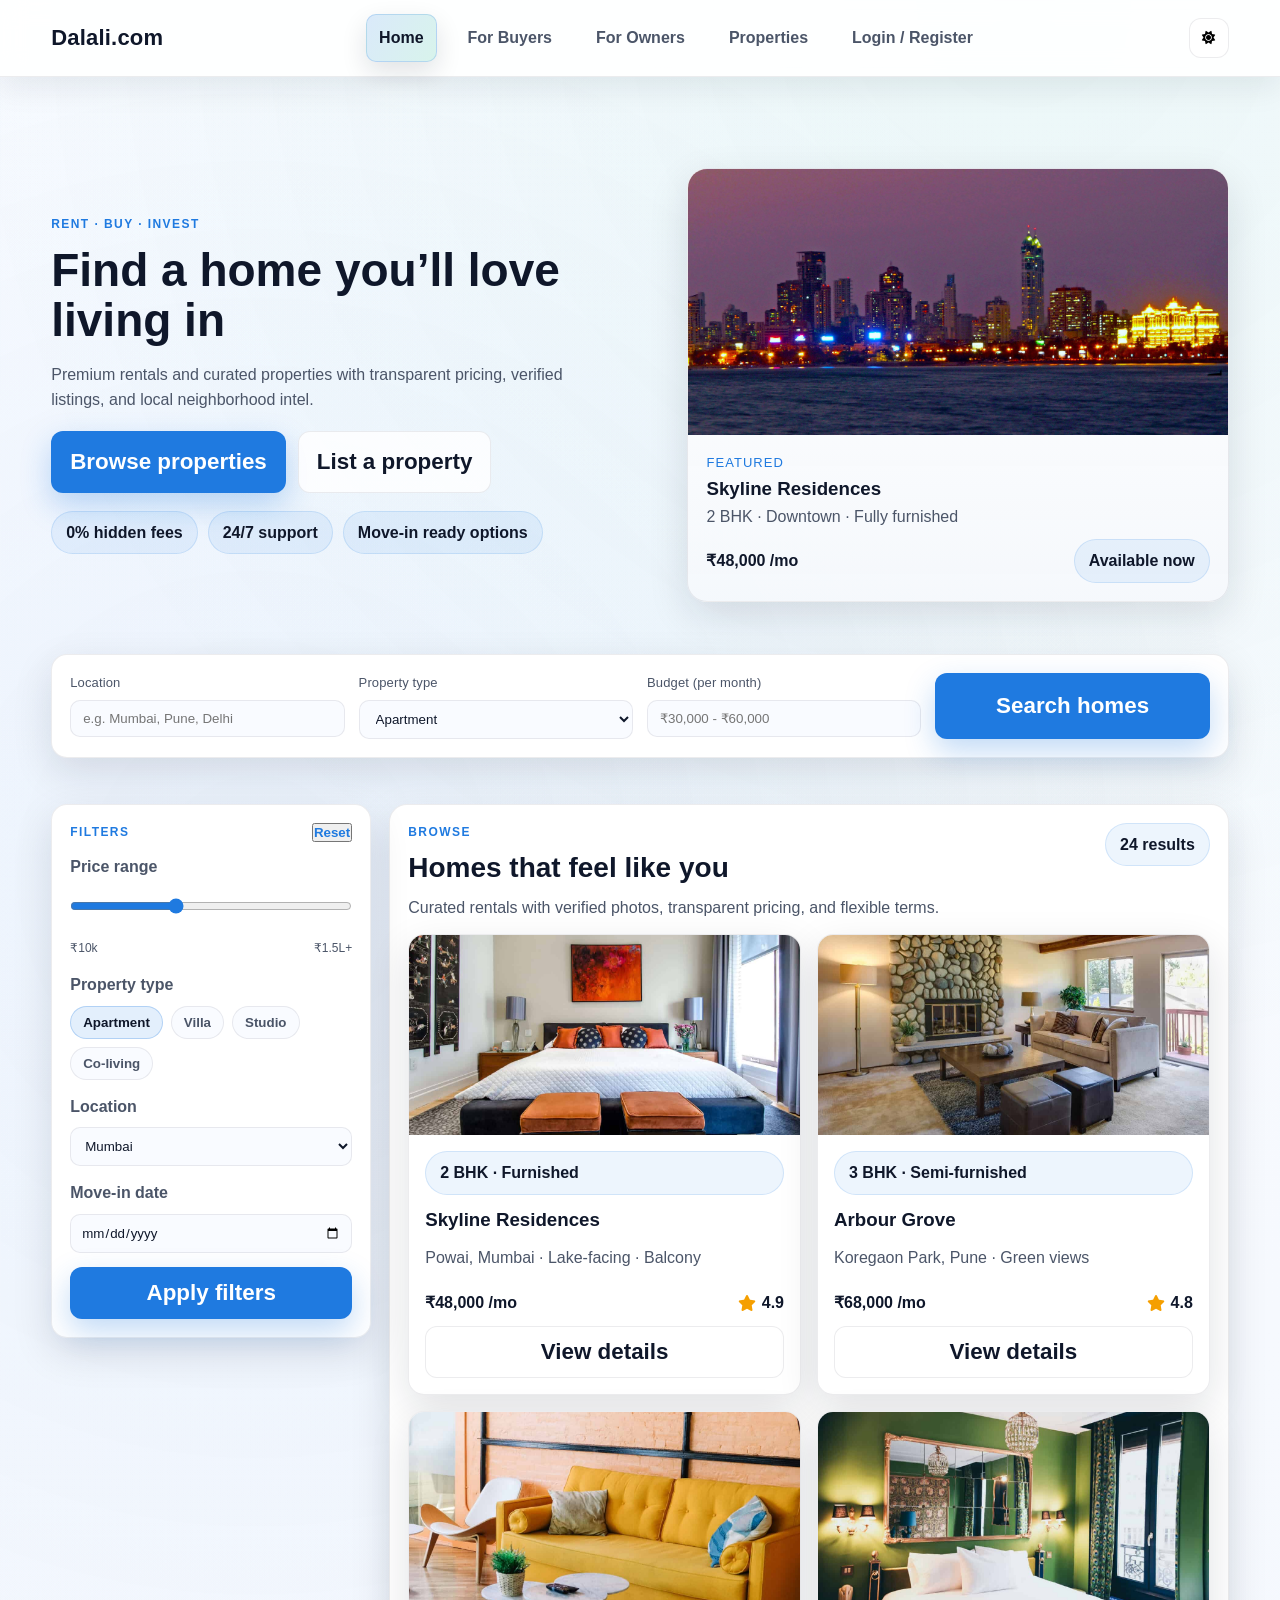
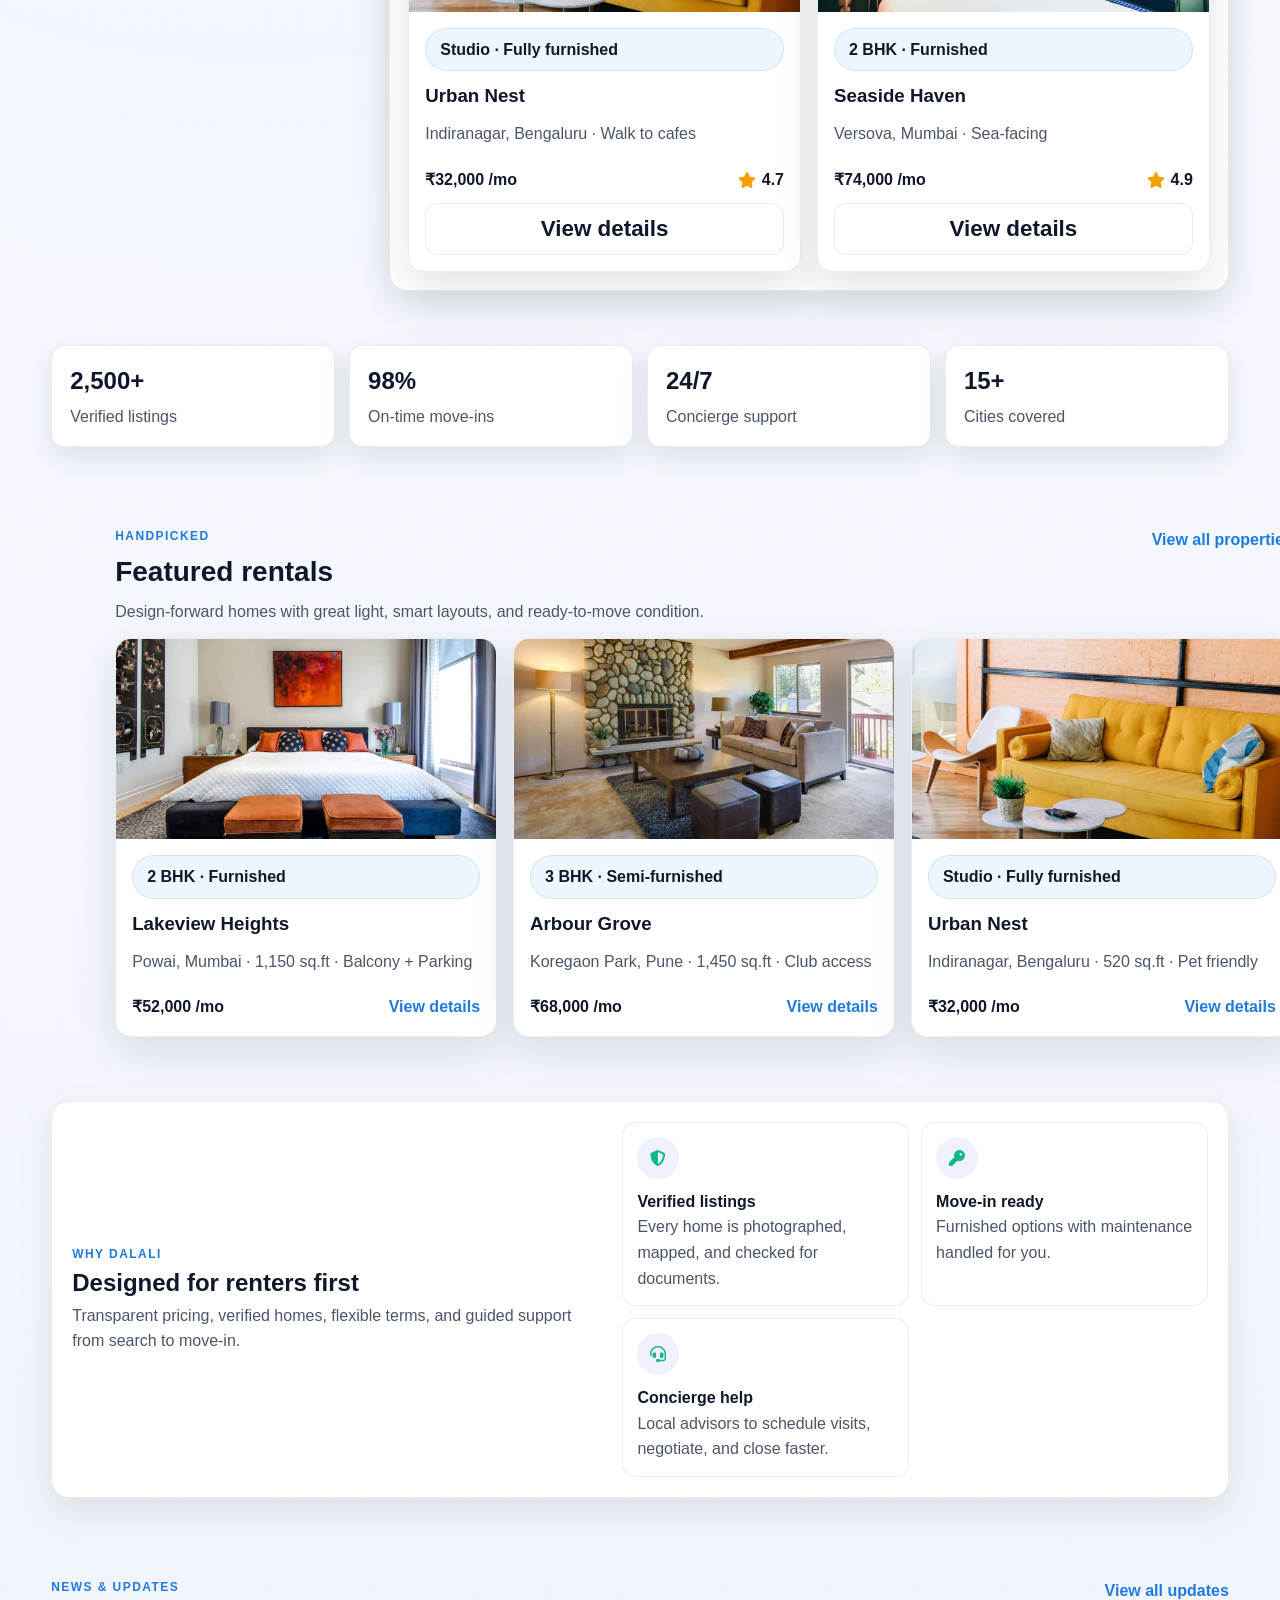
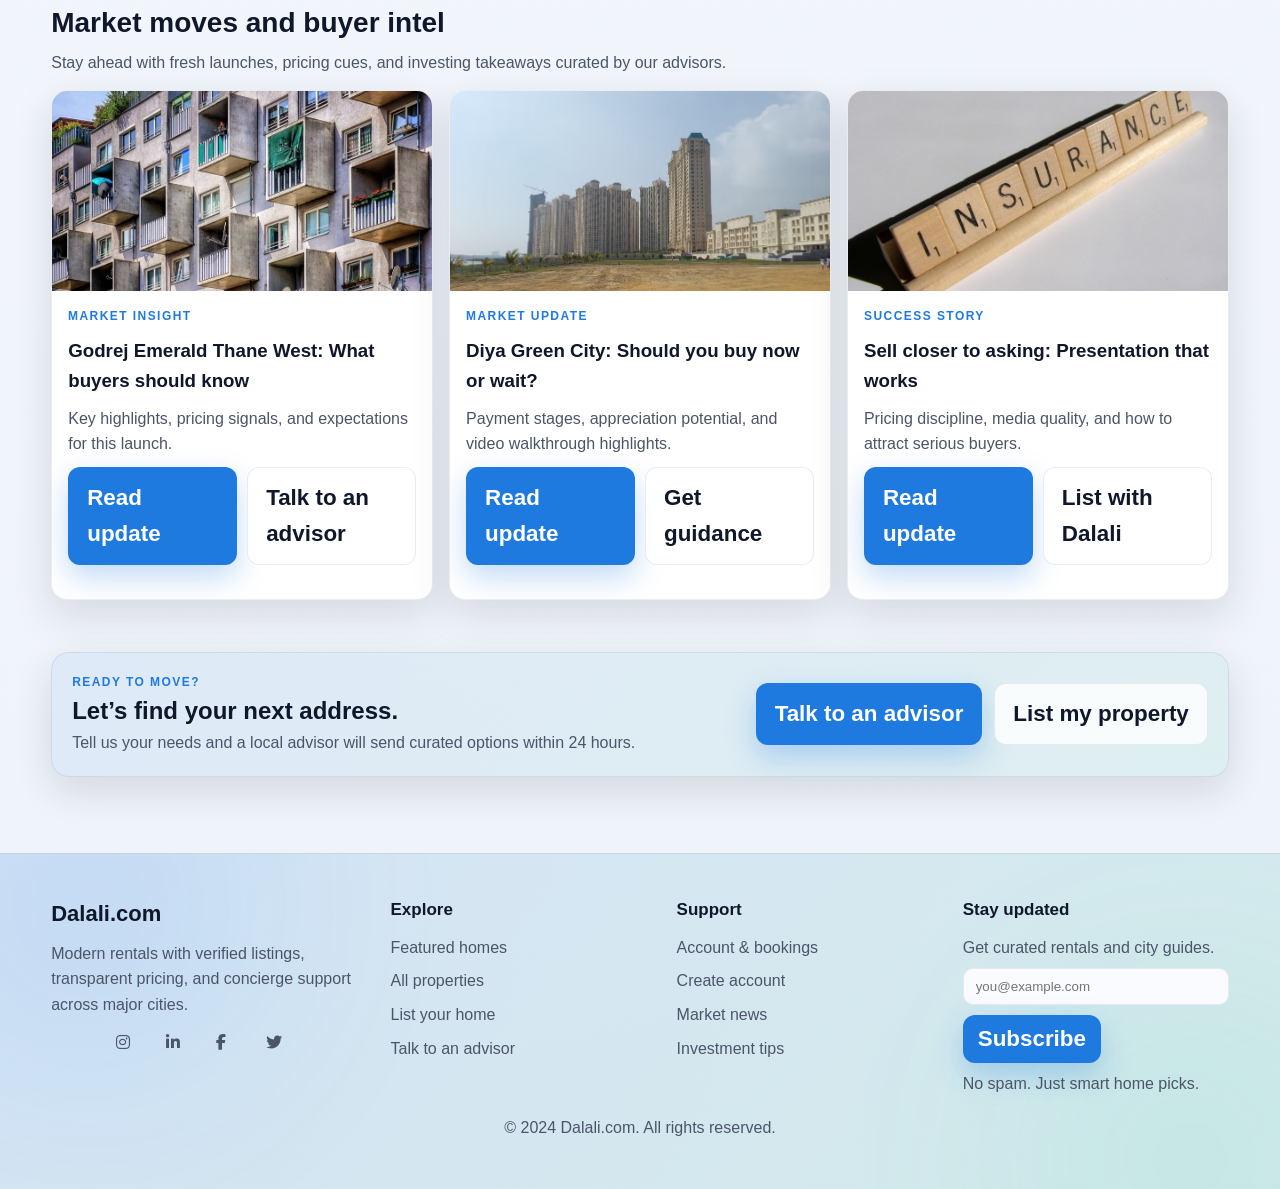
<file: index.html>
<!DOCTYPE html>
<html lang="en">
<head>
  <meta charset="UTF-8">  
  <meta http-equiv="X-UA-Compatible" content="IE=edge">
  <meta name="viewport" content="width=device-width, initial-scale=1.0">
  <title>Dalali Rentals | Modern homes to love</title>
  <link rel="stylesheet" href="style.css">
  <link rel="stylesheet" href="https://cdnjs.cloudflare.com/ajax/libs/font-awesome/6.1.1/css/all.min.css">
</head>
<body>
  <header>
      <nav class="navbar">
        <a href="index.html" class="logo"><h1 class="motion">Dalali.com<span></span></h1></a>
        <div class="menu" id="nav-links">
          <a href="#hero">Home</a>
          <a href="Buyers.html">For Buyers</a>
          <a href="Owners.html">For Owners</a>
          <a href="properties.html">Properties</a>
          <a href="login.html" class="pill">Login / Register</a>
        </div>
        <div class="nav-actions">
          <button class="icon-btn" id="theme-toggle" aria-label="Toggle theme"><i class="fas fa-sun"></i></button>
          <button id="menu-bars" class="icon-btn" aria-label="Open menu"><i class="fas fa-bars"></i></button>
        </div>
      </nav>
  </header>

  <section class="hero" id="hero">
    <div class="container hero-grid">
      <div class="hero-copy">
        <p class="eyebrow">Rent · Buy · Invest</p>
        <h1>Find a home you’ll love living in</h1>
        <p class="lede">Premium rentals and curated properties with transparent pricing, verified listings, and local neighborhood intel.</p>
        <div class="hero-actions">
          <a class="btn primary" href="properties.html">Browse properties</a>
          <a class="btn ghost" href="Owners.html">List a property</a>
        </div>
        <div class="hero-meta">
          <span class="pill subtle">0% hidden fees</span>
          <span class="pill subtle">24/7 support</span>
          <span class="pill subtle">Move-in ready options</span>
        </div>
      </div>
      <div class="hero-card">
        <div class="glass">
          <img src="images/Skyline.jpg" alt="Modern apartment" class="hero-img">
          <div class="card-content">
            <p class="label">Featured</p>
            <h3>Skyline Residences</h3>
            <p class="muted">2 BHK · Downtown · Fully furnished</p>
            <div class="price-row">
              <span class="price">₹48,000 /mo</span>
              <span class="pill subtle">Available now</span>
            </div>
          </div>
        </div>
      </div>
    </div>
  </section>

  <section class="search">
    <div class="container">
      <form class="search-bar">
        <div class="field">
          <label>Location</label>
          <input type="text" placeholder="e.g. Mumbai, Pune, Delhi" aria-label="Location">
        </div>
        <div class="field">
          <label>Property type</label>
          <select aria-label="Property type">
            <option>Apartment</option>
            <option>Villa</option>
            <option>Studio</option>
            <option>Co-living</option>
          </select>
        </div>
        <div class="field">
          <label>Budget (per month)</label>
          <input type="text" placeholder="₹30,000 - ₹60,000" aria-label="Budget">
        </div>
        <button type="submit" class="btn primary full">Search homes</button>
      </form>
    </div>
  </section>

  <section class="filters-listings" id="listings">
    <div class="container filters-grid">
      <aside class="filters">
        <div class="filters-head">
          <p class="eyebrow">Filters</p>
          <button class="link" id="reset-filters" type="button">Reset</button>
        </div>
        <div class="filter-block">
          <label>Price range</label>
          <input type="range" min="10000" max="150000" value="60000" class="range">
          <div class="range-labels"><span>₹10k</span><span>₹1.5L+</span></div>
        </div>
        <div class="filter-block">
          <label>Property type</label>
          <div class="chips">
            <button class="chip active" type="button">Apartment</button>
            <button class="chip" type="button">Villa</button>
            <button class="chip" type="button">Studio</button>
            <button class="chip" type="button">Co-living</button>
          </div>
        </div>
        <div class="filter-block">
          <label>Location</label>
          <select>
            <option>Mumbai</option>
            <option>Pune</option>
            <option>Bengaluru</option>
            <option>Delhi NCR</option>
          </select>
        </div>
        <div class="filter-block">
          <label>Move-in date</label>
          <input type="date">
        </div>
        <button class="btn primary full" type="button">Apply filters</button>
      </aside>

      <div class="listing-area">
        <div class="section-head">
          <div>
            <p class="eyebrow">Browse</p>
            <h2>Homes that feel like you</h2>
            <p class="muted">Curated rentals with verified photos, transparent pricing, and flexible terms.</p>
          </div>
          <div class="pill subtle">24 results</div>
        </div>

        <div class="card-grid listing-grid">
          <article class="property-card" data-title="Skyline Residences" data-location="Powai, Mumbai" data-price="₹48,000 /mo" data-rating="4.9" data-amenities="Balcony, Parking, Furnished" data-img="images/img-1.jpg">
            <div class="card-media" style="background-image: url('images/img-1.jpg');"></div>
            <div class="card-body">
              <div class="pill subtle">2 BHK · Furnished</div>
              <h3>Skyline Residences</h3>
              <p class="muted">Powai, Mumbai · Lake-facing · Balcony</p>
              <div class="price-row">
                <span class="price">₹48,000 /mo</span>
                <div class="rating"><i class="fas fa-star"></i> 4.9</div>
              </div>
              <button class="btn ghost full open-modal">View details</button>
            </div>
          </article>
          <article class="property-card" data-title="Arbour Grove" data-location="Koregaon Park, Pune" data-price="₹68,000 /mo" data-rating="4.8" data-amenities="Club access, Parking, Semi-furnished" data-img="images/img-2.jpg">
            <div class="card-media" style="background-image: url('images/img-2.jpg');"></div>
            <div class="card-body">
              <div class="pill subtle">3 BHK · Semi-furnished</div>
              <h3>Arbour Grove</h3>
              <p class="muted">Koregaon Park, Pune · Green views</p>
              <div class="price-row">
                <span class="price">₹68,000 /mo</span>
                <div class="rating"><i class="fas fa-star"></i> 4.8</div>
              </div>
              <button class="btn ghost full open-modal">View details</button>
            </div>
          </article>
          <article class="property-card" data-title="Urban Nest" data-location="Indiranagar, Bengaluru" data-price="₹32,000 /mo" data-rating="4.7" data-amenities="Pet friendly, Furnished, WiFi" data-img="images/img-3.jpg">
            <div class="card-media" style="background-image: url('images/img-3.jpg');"></div>
            <div class="card-body">
              <div class="pill subtle">Studio · Fully furnished</div>
              <h3>Urban Nest</h3>
              <p class="muted">Indiranagar, Bengaluru · Walk to cafes</p>
              <div class="price-row">
                <span class="price">₹32,000 /mo</span>
                <div class="rating"><i class="fas fa-star"></i> 4.7</div>
              </div>
              <button class="btn ghost full open-modal">View details</button>
            </div>
          </article>
          <article class="property-card" data-title="Seaside Haven" data-location="Versova, Mumbai" data-price="₹74,000 /mo" data-rating="4.9" data-amenities="Sea view, Pool, Concierge" data-img="images/img-4.jpg">
            <div class="card-media" style="background-image: url('images/img-4.jpg');"></div>
            <div class="card-body">
              <div class="pill subtle">2 BHK · Furnished</div>
              <h3>Seaside Haven</h3>
              <p class="muted">Versova, Mumbai · Sea-facing</p>
              <div class="price-row">
                <span class="price">₹74,000 /mo</span>
                <div class="rating"><i class="fas fa-star"></i> 4.9</div>
              </div>
              <button class="btn ghost full open-modal">View details</button>
            </div>
          </article>
        </div>
      </div>
    </div>
  </section>

  <section class="stats">
    <div class="container stats-grid">
      <div class="stat">
        <p class="value">2,500+</p>
        <p class="muted">Verified listings</p>
      </div>
      <div class="stat">
        <p class="value">98%</p>
        <p class="muted">On-time move-ins</p>
      </div>
      <div class="stat">
        <p class="value">24/7</p>
        <p class="muted">Concierge support</p>
      </div>
      <div class="stat">
        <p class="value">15+</p>
        <p class="muted">Cities covered</p>
      </div>
    </div>
  </section>

  <section class="featured">
    <div class="container section-head">
      <div>
        <p class="eyebrow">Handpicked</p>
        <h2>Featured rentals</h2>
        <p class="muted">Design-forward homes with great light, smart layouts, and ready-to-move condition.</p>
      </div>
      <a class="link" href="properties.html">View all properties</a>
    </div>
    <div class="container card-grid">
      <article class="property-card">
        <div class="card-media" style="background-image: url('images/img-1.jpg');"></div>
        <div class="card-body">
          <div class="pill subtle">2 BHK · Furnished</div>
          <h3>Lakeview Heights</h3>
          <p class="muted">Powai, Mumbai · 1,150 sq.ft · Balcony + Parking</p>
          <div class="price-row">
            <span class="price">₹52,000 /mo</span>
            <a class="link" href="feature1.html">View details</a>
          </div>
        </div>
      </article>
      <article class="property-card">
        <div class="card-media" style="background-image: url('images/img-2.jpg');"></div>
        <div class="card-body">
          <div class="pill subtle">3 BHK · Semi-furnished</div>
          <h3>Arbour Grove</h3>
          <p class="muted">Koregaon Park, Pune · 1,450 sq.ft · Club access</p>
          <div class="price-row">
            <span class="price">₹68,000 /mo</span>
            <a class="link" href="properties.html">View details</a>
          </div>
        </div>
      </article>
      <article class="property-card">
        <div class="card-media" style="background-image: url('images/img-3.jpg');"></div>
        <div class="card-body">
          <div class="pill subtle">Studio · Fully furnished</div>
          <h3>Urban Nest</h3>
          <p class="muted">Indiranagar, Bengaluru · 520 sq.ft · Pet friendly</p>
          <div class="price-row">
            <span class="price">₹32,000 /mo</span>
            <a class="link" href="properties.html">View details</a>
          </div>
        </div>
      </article>
    </div>
  </section>

  <section class="trust">
    <div class="container trust-grid">
      <div>
        <p class="eyebrow">Why Dalali</p>
        <h2>Designed for renters first</h2>
        <p class="muted">Transparent pricing, verified homes, flexible terms, and guided support from search to move-in.</p>
      </div>
          <div class="pillars">
            <div class="pillar">
              <div class="icon-circle pulse"><i class="fas fa-shield-halved"></i></div>
          <h4>Verified listings</h4>
          <p class="muted">Every home is photographed, mapped, and checked for documents.</p>
        </div>
            <div class="pillar">
              <div class="icon-circle pulse"><i class="fas fa-key"></i></div>
          <h4>Move-in ready</h4>
          <p class="muted">Furnished options with maintenance handled for you.</p>
        </div>
            <div class="pillar">
              <div class="icon-circle pulse"><i class="fas fa-headset"></i></div>
          <h4>Concierge help</h4>
          <p class="muted">Local advisors to schedule visits, negotiate, and close faster.</p>
        </div>
      </div>
    </div>
  </section>

  <section class="page-section news-updates" id="news">
    <div class="container section-head">
      <div>
        <p class="eyebrow">News & updates</p>
        <h2>Market moves and buyer intel</h2>
        <p class="muted">Stay ahead with fresh launches, pricing cues, and investing takeaways curated by our advisors.</p>
      </div>
      <a class="link" href="news1.html">View all updates</a>
    </div>

    <div class="container card-grid news-grid">
      <article class="news-card">
        <div class="card-media" style="background-image:url('images/news.jpg');"></div>
        <div class="card-body">
          <div class="news-meta eyebrow">Market insight</div>
          <h3>Godrej Emerald Thane West: What buyers should know</h3>
          <p class="muted">Key highlights, pricing signals, and expectations for this launch.</p>
          <div class="hero-actions">
            <a class="btn primary" href="news1.html">Read update</a>
            <a class="btn ghost" href="Buyers.html">Talk to an advisor</a>
          </div>
        </div>
      </article>

      <article class="news-card">
        <div class="card-media" style="background-image:url('images/news1.jpg');"></div>
        <div class="card-body">
          <div class="news-meta eyebrow">Market update</div>
          <h3>Diya Green City: Should you buy now or wait?</h3>
          <p class="muted">Payment stages, appreciation potential, and video walkthrough highlights.</p>
          <div class="hero-actions">
            <a class="btn primary" href="news2.html">Read update</a>
            <a class="btn ghost" href="Buyers.html">Get guidance</a>
          </div>
        </div>
      </article>

      <article class="news-card">
        <div class="card-media" style="background-image:url('images/news2.jpg');"></div>
        <div class="card-body">
          <div class="news-meta eyebrow">Success story</div>
          <h3>Sell closer to asking: Presentation that works</h3>
          <p class="muted">Pricing discipline, media quality, and how to attract serious buyers.</p>
          <div class="hero-actions">
            <a class="btn primary" href="news3.html">Read update</a>
            <a class="btn ghost" href="Owners.html">List with Dalali</a>
          </div>
        </div>
      </article>
    </div>
  </section>

  <section class="cta">
    <div class="container cta-card">
      <div>
        <p class="eyebrow">Ready to move?</p>
        <h2>Let’s find your next address.</h2>
        <p class="muted">Tell us your needs and a local advisor will send curated options within 24 hours.</p>
      </div>
      <div class="cta-actions">
        <a class="btn primary" href="Buyers.html">Talk to an advisor</a>
        <a class="btn ghost" href="Owners.html">List my property</a>
      </div>
    </div>
  </section>

  <footer class="footer" id="contact">
    <div class="container footer-grid">
      <div class="footer-brand">
        <h3>Dalali.com</h3>
        <p>Modern rentals with verified listings, transparent pricing, and concierge support across major cities.</p>
        <div class="footer-social">
          <a href="#" aria-label="Instagram"><i class="fab fa-instagram"></i></a>
          <a href="https://www.linkedin.com/public-profile/settings?trk=d_flagship3_profile_self_view_public_profile" aria-label="LinkedIn"><i class="fab fa-linkedin-in"></i></a>
          <a href="#" aria-label="Facebook"><i class="fab fa-facebook-f"></i></a>
          <a href="#" aria-label="Twitter"><i class="fab fa-twitter"></i></a>
        </div>
      </div>
      <div>
        <h4>Explore</h4>
        <a href="#listings">Featured homes</a>
        <a href="properties.html">All properties</a>
        <a href="Owners.html">List your home</a>
        <a href="Buyers.html">Talk to an advisor</a>
      </div>
      <div>
        <h4>Support</h4>
        <a href="login.html">Account & bookings</a>
        <a href="signup.html">Create account</a>
        <a href="news1.html">Market news</a>
        <a href="news2.html">Investment tips</a>
      </div>
      <div>
        <h4>Stay updated</h4>
        <form class="footer-form">
          <label class="muted" for="newsletter">Get curated rentals and city guides.</label>
          <div class="footer-input">
            <input type="email" id="newsletter" placeholder="you@example.com" aria-label="Email">
            <button type="submit" class="btn primary">Subscribe</button>
          </div>
          <p class="muted">No spam. Just smart home picks.</p>
        </form>
      </div>
    </div>
    <p class="container footer-bottom">© 2024 Dalali.com. All rights reserved.</p>
  </footer>

  <section class="modal" id="property-modal" aria-hidden="true">
    <div class="modal-backdrop"></div>
    <div class="modal-dialog" role="dialog" aria-modal="true">
      <button class="icon-btn close" id="close-modal" aria-label="Close modal"><i class="fas fa-times"></i></button>
      <div class="modal-media" id="modal-media"></div>
      <div class="modal-body">
        <p class="eyebrow" id="modal-location"></p>
        <h3 id="modal-title"></h3>
        <p class="muted" id="modal-amenities"></p>
        <div class="price-row">
          <span class="price" id="modal-price"></span>
          <div class="rating" id="modal-rating"></div>
        </div>
        <p class="muted">Thoughtfully designed spaces with natural light, modern kitchens, and proximity to transit. Schedule a tour and move in faster.</p>
        <div class="hero-actions">
          <a class="btn primary" href="login.html">Book now</a>
          <a class="btn ghost" href="Buyers.html">Talk to an advisor</a>
        </div>
      </div>
    </div>
  </section>

<script src="main.js"></script>
</body>
</html>
</file>
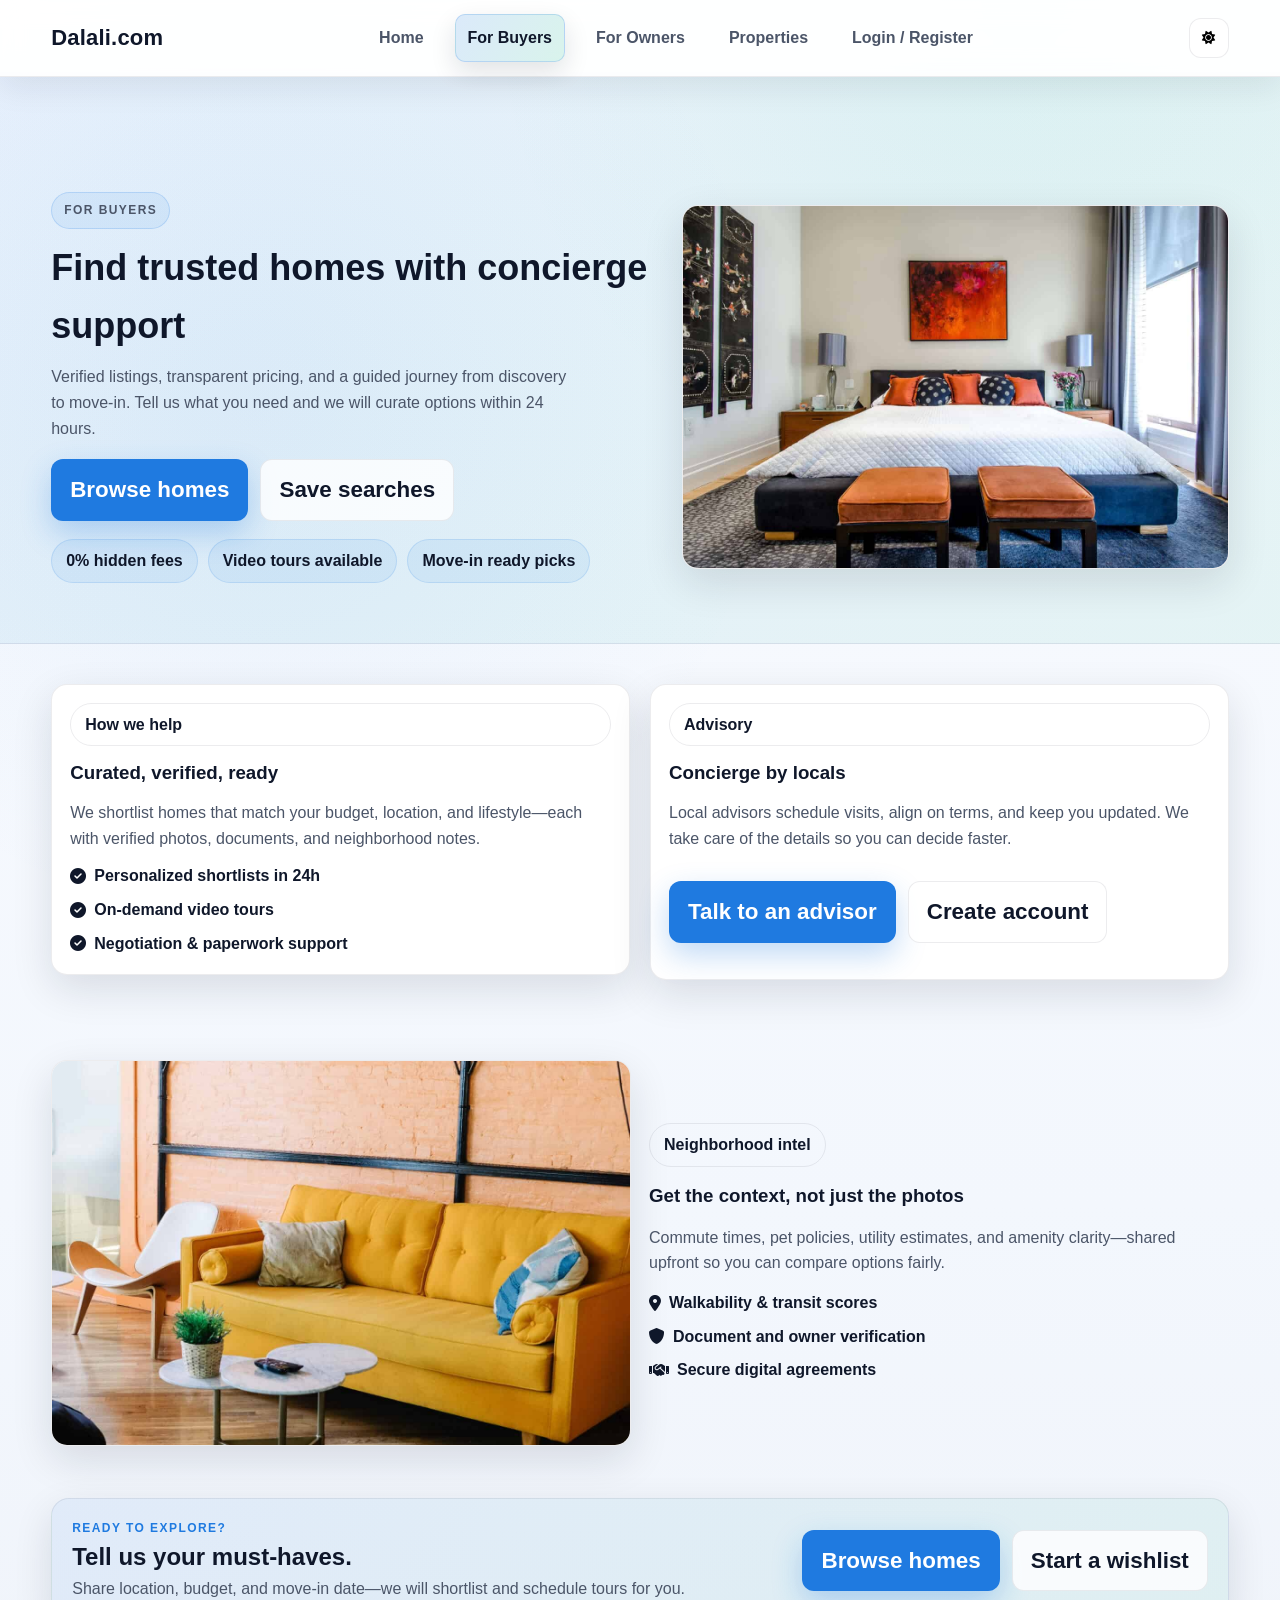
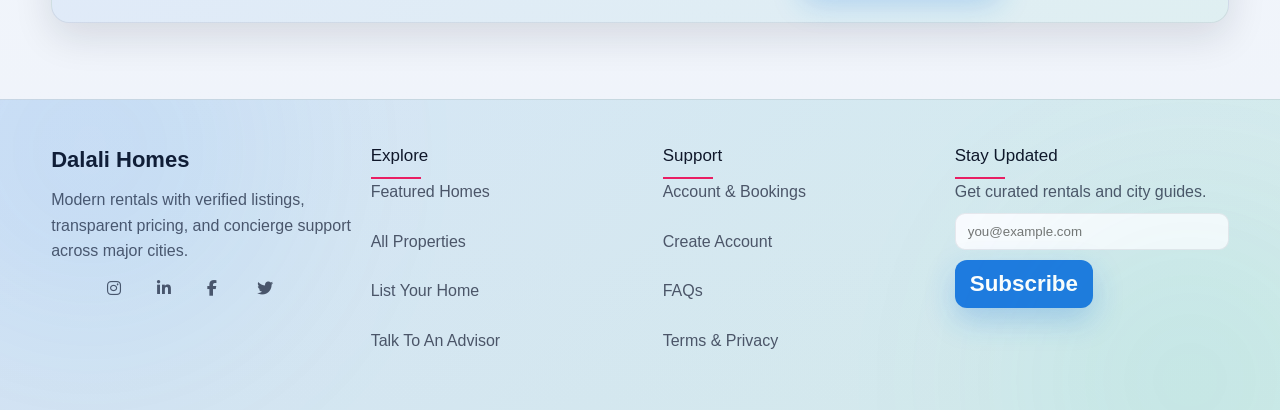
<file: Buyers.html>
<!DOCTYPE html>
<html lang="en">
<head>
    <meta charset="UTF-8">
    <meta http-equiv="X-UA-Compatible" content="IE=edge">
    <meta name="viewport" content="width=device-width, initial-scale=1.0">
    <title>Buyers</title>
    <link rel="stylesheet" href="style.css">
    <link rel="stylesheet" href="https://cdnjs.cloudflare.com/ajax/libs/font-awesome/6.1.1/css/all.min.css">
    <script src="index.js"></script>
</head>
<body>
        <header>
                <nav class="navbar">
                    <a href="index.html" class="logo"><h1 class="motion">Dalali.com<span></span></h1></a>
                    <div class="menu" id="nav-links">
                        <a href="index.html">Home</a>
                        <a href="Buyers.html">For Buyers</a>
                        <a href="Owners.html">For Owners</a>
                        <a href="properties.html">Properties</a>
                        <a href="login.html" class="pill">Login / Register</a>
                    </div>
                    <div class="nav-actions">
                        <button class="icon-btn" id="theme-toggle" aria-label="Toggle theme"><i class="fas fa-sun"></i></button>
                        <button id="menu-bars" class="icon-btn" aria-label="Open menu"><i class="fas fa-bars"></i></button>
                    </div>
                </nav>
        </header>

        <section class="page-hero">
            <div class="container">
                <div>
                    <p class="eyebrow">For Buyers</p>
                    <h1>Find trusted homes with concierge support</h1>
                    <p>Verified listings, transparent pricing, and a guided journey from discovery to move-in. Tell us what you need and we will curate options within 24 hours.</p>
                    <div class="hero-actions">
                        <a class="btn primary" href="properties.html">Browse homes</a>
                        <a class="btn ghost" href="login.html">Save searches</a>
                    </div>
                    <div class="hero-meta">
                        <span class="pill subtle">0% hidden fees</span>
                        <span class="pill subtle">Video tours available</span>
                        <span class="pill subtle">Move-in ready picks</span>
                    </div>
                </div>
                <div class="media-frame">
                    <img src="images/img-1.jpg" alt="Modern apartment for buyers">
                </div>
            </div>
        </section>

        <section class="page-section">
            <div class="container content-grid">
                <div class="content-card">
                    <div class="pill inline">How we help</div>
                    <h3>Curated, verified, ready</h3>
                    <p>We shortlist homes that match your budget, location, and lifestyle—each with verified photos, documents, and neighborhood notes.</p>
                    <div class="checklist">
                        <span><i class="fas fa-circle-check"></i> Personalized shortlists in 24h</span>
                        <span><i class="fas fa-circle-check"></i> On-demand video tours</span>
                        <span><i class="fas fa-circle-check"></i> Negotiation & paperwork support</span>
                    </div>
                </div>
                <div class="content-card">
                    <div class="pill inline">Advisory</div>
                    <h3>Concierge by locals</h3>
                    <p>Local advisors schedule visits, align on terms, and keep you updated. We take care of the details so you can decide faster.</p>
                    <div class="hero-actions">
                        <a class="btn primary" href="Buyers.html">Talk to an advisor</a>
                        <a class="btn ghost" href="login.html">Create account</a>
                    </div>
                </div>
            </div>
        </section>

        <section class="page-section">
            <div class="container grid-two">
                <div class="media-frame">
                    <img src="images/img-3.jpg" alt="Interior living room">
                </div>
                <div class="info-stack">
                    <div class="pill inline">Neighborhood intel</div>
                    <h3>Get the context, not just the photos</h3>
                    <p class="muted">Commute times, pet policies, utility estimates, and amenity clarity—shared upfront so you can compare options fairly.</p>
                    <div class="checklist">
                        <span><i class="fas fa-location-dot"></i> Walkability & transit scores</span>
                        <span><i class="fas fa-shield"></i> Document and owner verification</span>
                        <span><i class="fas fa-handshake"></i> Secure digital agreements</span>
                    </div>
                </div>
            </div>
        </section>

        <section class="cta">
            <div class="container cta-card">
                <div>
                    <p class="eyebrow">Ready to explore?</p>
                    <h2>Tell us your must-haves.</h2>
                    <p class="muted">Share location, budget, and move-in date—we will shortlist and schedule tours for you.</p>
                </div>
                <div class="cta-actions">
                    <a class="btn primary" href="properties.html">Browse homes</a>
                    <a class="btn ghost" href="login.html">Start a wishlist</a>
                </div>
            </div>
        </section>

        <footer class="footer" id="contact">
            <div class="container footer-inner">
                <div class="footer-brand">
                    <h3>Dalali Homes</h3>
                    <p class="muted">Modern rentals with verified listings, transparent pricing, and concierge support across major cities.</p>
                    <div class="social-links">
                        <a href="#" aria-label="Instagram"><i class="fab fa-instagram"></i></a>
                        <a href="https://www.linkedin.com/public-profile/settings?trk=d_flagship3_profile_self_view_public_profile" aria-label="LinkedIn"><i class="fab fa-linkedin-in"></i></a>
                        <a href="#" aria-label="Facebook"><i class="fab fa-facebook-f"></i></a>
                        <a href="#" aria-label="Twitter"><i class="fab fa-twitter"></i></a>
                    </div>
                </div>
                <div class="footer-col">
                    <h4>Explore</h4>
                    <ul>
                        <li><a href="index.html#listings">Featured homes</a></li>
                        <li><a href="properties.html">All properties</a></li>
                        <li><a href="Owners.html">List your home</a></li>
                        <li><a href="Buyers.html">Talk to an advisor</a></li>
                    </ul>
                </div>
                <div class="footer-col">
                    <h4>Support</h4>
                    <ul>
                        <li><a href="login.html">Account & bookings</a></li>
                        <li><a href="signup.html">Create account</a></li>
                        <li><a href="#">FAQs</a></li>
                        <li><a href="#">Terms & privacy</a></li>
                    </ul>
                </div>
                <div class="footer-col">
                    <h4>Stay updated</h4>
                    <form class="footer-form">
                        <label class="muted" for="newsletter">Get curated rentals and city guides.</label>
                        <div class="footer-input">
                            <input type="email" id="newsletter" placeholder="you@example.com" aria-label="Email">
                            <button type="submit" class="btn primary">Subscribe</button>
                        </div>
                    </form>
                </div>
            </div>
        </footer>

        <script src="main.js"></script>
</body>
</html>
</file>
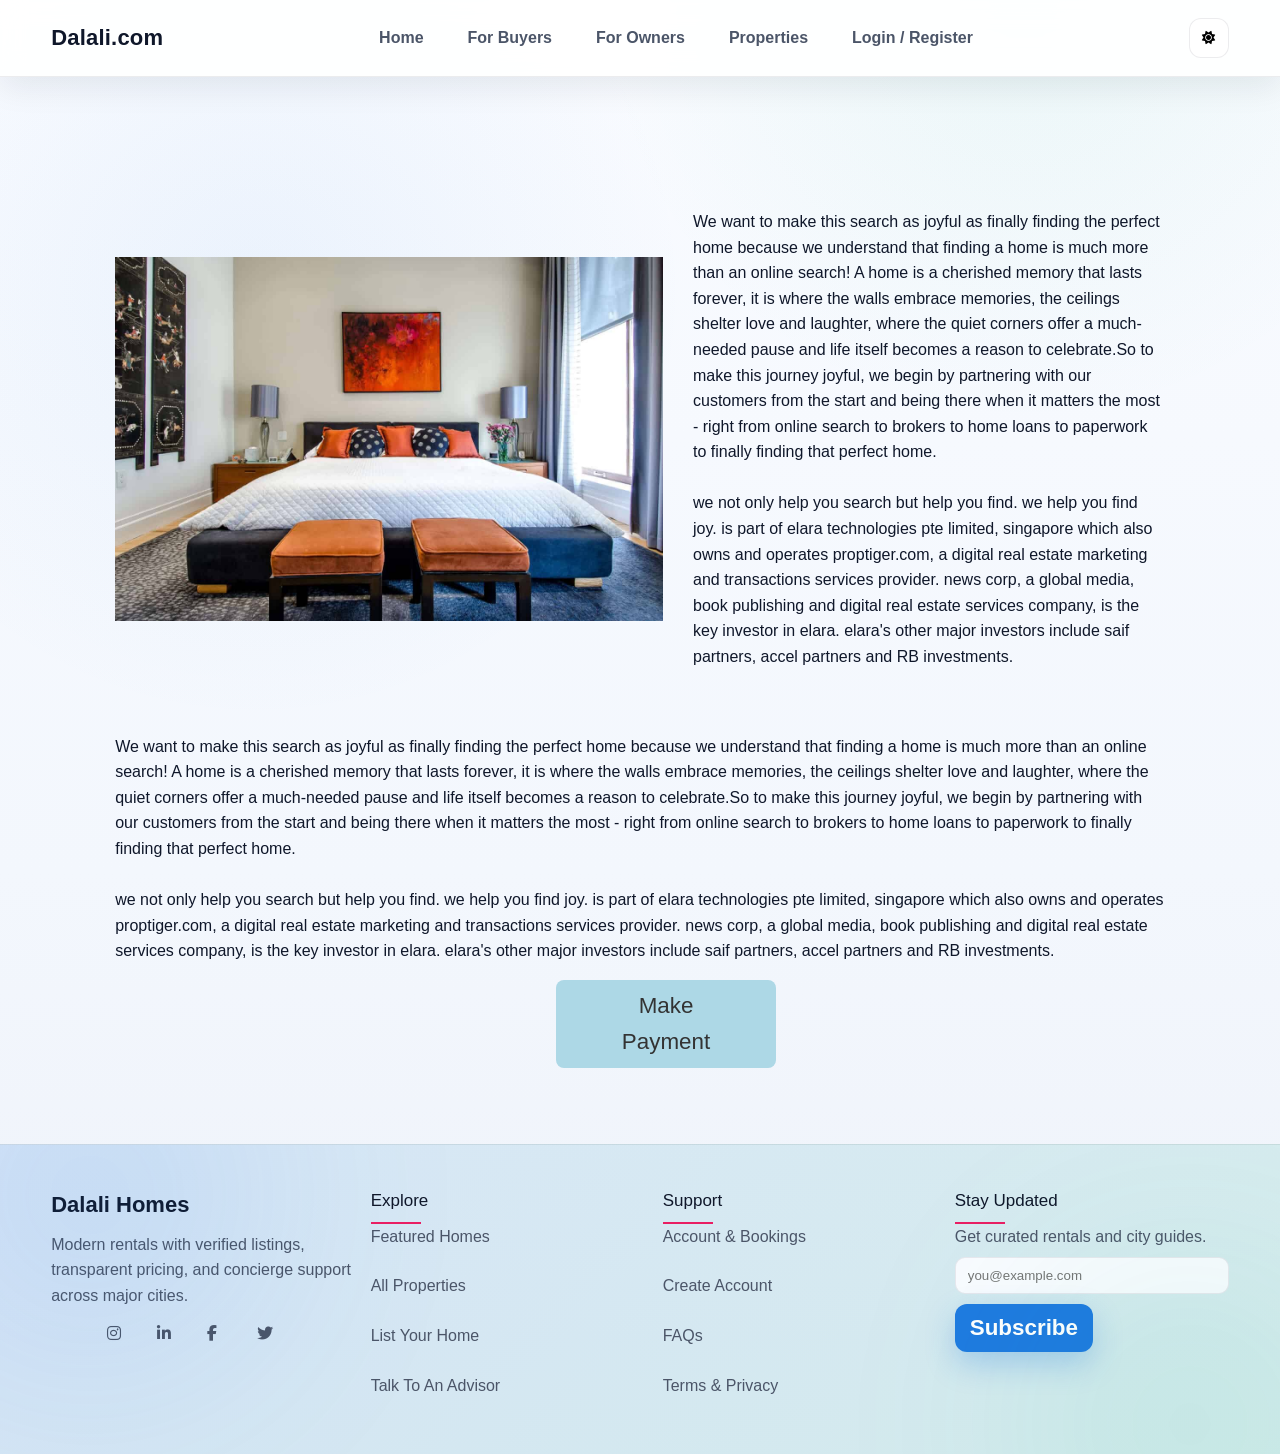
<file: feature1.html>
<!DOCTYPE html>
<html lang="en">
<head>
  <meta charset="UTF-8">  
  <meta http-equiv="X-UA-Compatible" content="IE=edge">
  <meta name="viewport" content="width=device-width, initial-scale=1.0">
  <title>Apna Ghar Apna Hota Hai</title>
  <link rel="stylesheet" href="style.css">
  <link rel="stylesheet" href="https://cdnjs.cloudflare.com/ajax/libs/font-awesome/6.1.1/css/all.min.css">

</head>
<body>
    <header>
            <nav class="navbar">
                <a href="index.html" class="logo"><h1 class="motion">Dalali.com<span></span></h1></a>
                <div class="menu" id="nav-links">
                        <a href="index.html">Home</a>
                        <a href="Buyers.html">For Buyers</a>
                        <a href="Owners.html">For Owners</a>
                        <a href="properties.html">Properties</a>
                        <a href="login.html" class="pill">Login / Register</a>
                </div>
                <div class="nav-actions">
                    <button class="icon-btn" id="theme-toggle" aria-label="Toggle theme"><i class="fas fa-sun"></i></button>
                    <button id="menu-bars" class="icon-btn" aria-label="Open menu"><i class="fas fa-bars"></i></button>
                </div>
            </nav>
        </header>


<section class="buyer_data">
    <div class="buyerall3">
        <div class="buye3">
            <img src="images/img-1.jpg" alt="Featured home">
        </div>
        <div class="databuye3">
            <p>We want to make this search as joyful as finally finding the perfect home because we understand that finding a home is much more than an online search!
                A home is a cherished memory that lasts forever, it is where the walls embrace memories, the ceilings shelter love and laughter, where the quiet corners offer a much-needed pause and life itself becomes a reason to celebrate.So to make this journey joyful, we begin by partnering with our customers from the start and being there when it matters the most - right from online search to brokers to home loans to paperwork to finally finding that perfect home.</p>
                <br>
                <p>we not only help you search but help you find. we help you find joy.
                     is part of elara technologies pte limited, singapore which also owns and operates proptiger.com, a digital real estate marketing and transactions services provider. news corp, a global media, book publishing and digital real estate services company, is the key investor in elara. elara's other major investors include saif partners, accel partners and RB investments.</p>
        </div>
    </div>
</section>
<section class="buyer_data">
    <div class="buyerall4">
        <div class="databuye4">
            <p>We want to make this search as joyful as finally finding the perfect home because we understand that finding a home is much more than an online search!
                A home is a cherished memory that lasts forever, it is where the walls embrace memories, the ceilings shelter love and laughter, where the quiet corners offer a much-needed pause and life itself becomes a reason to celebrate.So to make this journey joyful, we begin by partnering with our customers from the start and being there when it matters the most - right from online search to brokers to home loans to paperwork to finally finding that perfect home.</p>
                <br>
                <p>we not only help you search but help you find. we help you find joy.
                     is part of elara technologies pte limited, singapore which also owns and operates proptiger.com, a digital real estate marketing and transactions services provider. news corp, a global media, book publishing and digital real estate services company, is the key investor in elara. elara's other major investors include saif partners, accel partners and RB investments.</p>
        </div>
        <a href="#" class="btn_buy" >Make Payment</a>
    </div>
</section>
<footer class="footer" id="contact">
    <div class="container footer-inner">
        <div class="footer-brand">
            <h3>Dalali Homes</h3>
            <p class="muted">Modern rentals with verified listings, transparent pricing, and concierge support across major cities.</p>
            <div class="social-links">
                <a href="#" aria-label="Instagram"><i class="fab fa-instagram"></i></a>
                <a href="https://www.linkedin.com/public-profile/settings?trk=d_flagship3_profile_self_view_public_profile" aria-label="LinkedIn"><i class="fab fa-linkedin-in"></i></a>
                <a href="#" aria-label="Facebook"><i class="fab fa-facebook-f"></i></a>
                <a href="#" aria-label="Twitter"><i class="fab fa-twitter"></i></a>
            </div>
        </div>
        <div class="footer-col">
            <h4>Explore</h4>
            <ul>
                <li><a href="index.html#listings">Featured homes</a></li>
                <li><a href="properties.html">All properties</a></li>
                <li><a href="Owners.html">List your home</a></li>
                <li><a href="Buyers.html">Talk to an advisor</a></li>
            </ul>
        </div>
        <div class="footer-col">
            <h4>Support</h4>
            <ul>
                <li><a href="login.html">Account & bookings</a></li>
                <li><a href="signup.html">Create account</a></li>
                <li><a href="#">FAQs</a></li>
                <li><a href="#">Terms & privacy</a></li>
            </ul>
        </div>
        <div class="footer-col">
            <h4>Stay updated</h4>
            <form class="footer-form">
                <label class="muted" for="newsletter-feature">Get curated rentals and city guides.</label>
                <div class="footer-input">
                    <input type="email" id="newsletter-feature" placeholder="you@example.com" aria-label="Email">
                    <button type="submit" class="btn primary">Subscribe</button>
                </div>
            </form>
        </div>
    </div>
</footer>

<script src="main.js"></script>
</body>
</html>
</file>
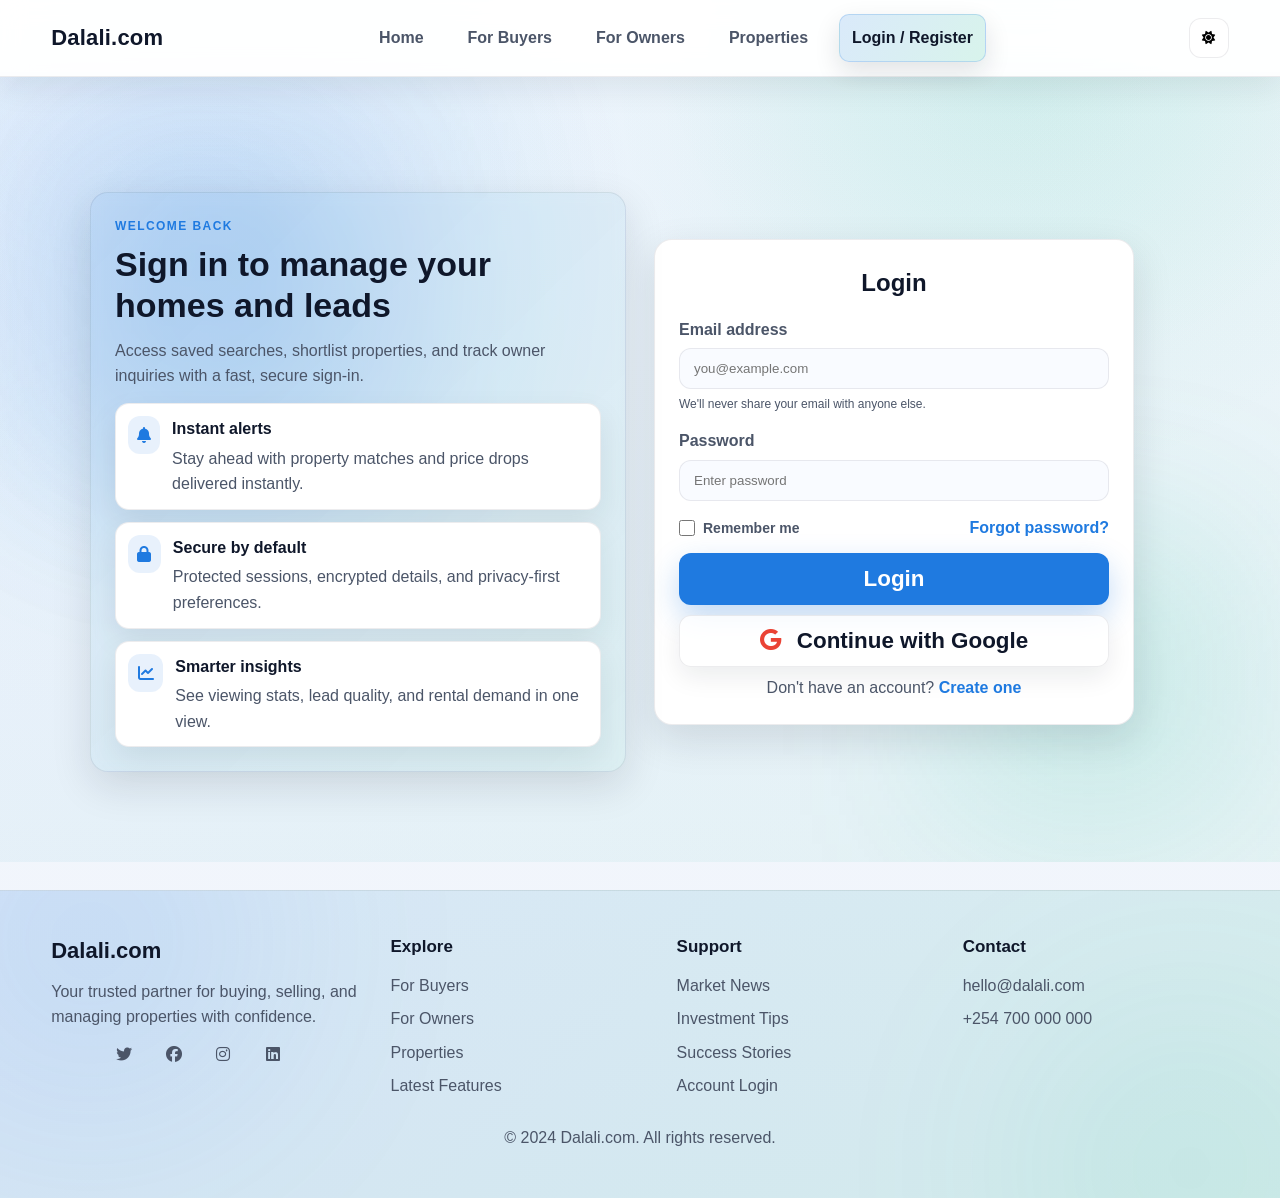
<file: login.html>
<!DOCTYPE html>
<html lang="en">
<head>
  <meta http-equiv="X-UA-Compatible" content="IE=edge">
  <meta name="viewport" content="width=device-width, initial-scale=1.0">
  <title>Login</title>
  <link rel="stylesheet" href="style.css">
  <link rel="stylesheet" href="login.css">
  <link rel="stylesheet" href="https://cdnjs.cloudflare.com/ajax/libs/font-awesome/6.1.1/css/all.min.css">
</head>
<body>
  <header>
    <nav class="navbar">
      <a href="index.html" class="logo"><h1 class="motion">Dalali.com<span></span></h1></a>
      <div class="menu" id="nav-links">
        <a href="index.html">Home</a>
        <a href="Buyers.html">For Buyers</a>
        <a href="Owners.html">For Owners</a>
        <a href="properties.html">Properties</a>
        <a href="login.html" class="pill">Login / Register</a>
      </div>
      <div class="nav-actions">
        <button class="icon-btn" id="theme-toggle" aria-label="Toggle theme"><i class="fas fa-sun"></i></button>
        <button id="menu-bars" class="icon-btn" aria-label="Open menu"><i class="fas fa-bars"></i></button>
      </div>
    </nav>
  </header>

  <main class="auth-hero">
    <div class="glow glow-1"></div>
    <div class="glow glow-2"></div>
    <div class="auth-layout">
      <div class="auth-copy">
        <p class="eyebrow">Welcome back</p>
        <h1>Sign in to manage your homes and leads</h1>
        <p class="lede">Access saved searches, shortlist properties, and track owner inquiries with a fast, secure sign-in.</p>
        <div class="perk-grid">
          <div class="perk">
            <div class="icon-circle"><i class="fas fa-bell"></i></div>
            <div>
              <h4>Instant alerts</h4>
              <p>Stay ahead with property matches and price drops delivered instantly.</p>
            </div>
          </div>
          <div class="perk">
            <div class="icon-circle"><i class="fas fa-lock"></i></div>
            <div>
              <h4>Secure by default</h4>
              <p>Protected sessions, encrypted details, and privacy-first preferences.</p>
            </div>
          </div>
          <div class="perk">
            <div class="icon-circle"><i class="fas fa-chart-line"></i></div>
            <div>
              <h4>Smarter insights</h4>
              <p>See viewing stats, lead quality, and rental demand in one view.</p>
            </div>
          </div>
        </div>
      </div>

      <div class="auth-card">
        <h2>Login</h2>
        <form class="auth-form">
          <div class="input">
            <label for="Email">Email address</label>
            <input type="email" id="Email" name="email" placeholder="you@example.com" required>
            <div class="note">We'll never share your email with anyone else.</div>
          </div>
          <div class="input">
            <label for="Password">Password</label>
            <input type="password" id="Password" name="password" placeholder="Enter password" required>
          </div>
          <div class="form-meta">
            <label class="checkbox"><input type="checkbox" name="remember"> <span>Remember me</span></label>
            <a href="#" class="fp">Forgot password?</a>
          </div>
          <div class="actions">
            <button type="submit" class="btn primary full">Login</button>
            <button type="button" class="btn ghost full social-btn"><i class="fab fa-google"></i>Continue with Google</button>
          </div>
          <p class="alt">Don't have an account? <a href="signup.html">Create one</a></p>
        </form>
      </div>
    </div>
  </main>

  <footer class="footer">
    <div class="footer-grid container">
      <div class="footer-brand">
        <h3>Dalali.com</h3>
        <p>Your trusted partner for buying, selling, and managing properties with confidence.</p>
        <div class="footer-social">
          <a href="#" aria-label="Twitter"><i class="fab fa-twitter"></i></a>
          <a href="#" aria-label="Facebook"><i class="fab fa-facebook"></i></a>
          <a href="#" aria-label="Instagram"><i class="fab fa-instagram"></i></a>
          <a href="#" aria-label="LinkedIn"><i class="fab fa-linkedin"></i></a>
        </div>
      </div>
      <div>
        <h4>Explore</h4>
        <a href="Buyers.html">For Buyers</a>
        <a href="Owners.html">For Owners</a>
        <a href="properties.html">Properties</a>
        <a href="feature1.html">Latest Features</a>
      </div>
      <div>
        <h4>Support</h4>
        <a href="news1.html">Market News</a>
        <a href="news2.html">Investment Tips</a>
        <a href="news3.html">Success Stories</a>
        <a href="login.html">Account Login</a>
      </div>
      <div>
        <h4>Contact</h4>
        <a href="mailto:hello@dalali.com">hello@dalali.com</a>
        <a href="tel:+254700000000">+254 700 000 000</a>
      </div>
    </div>
    <p class="footer-bottom">© 2024 Dalali.com. All rights reserved.</p>
  </footer>

  <script src="main.js"></script>
</body>
</html>
</file>
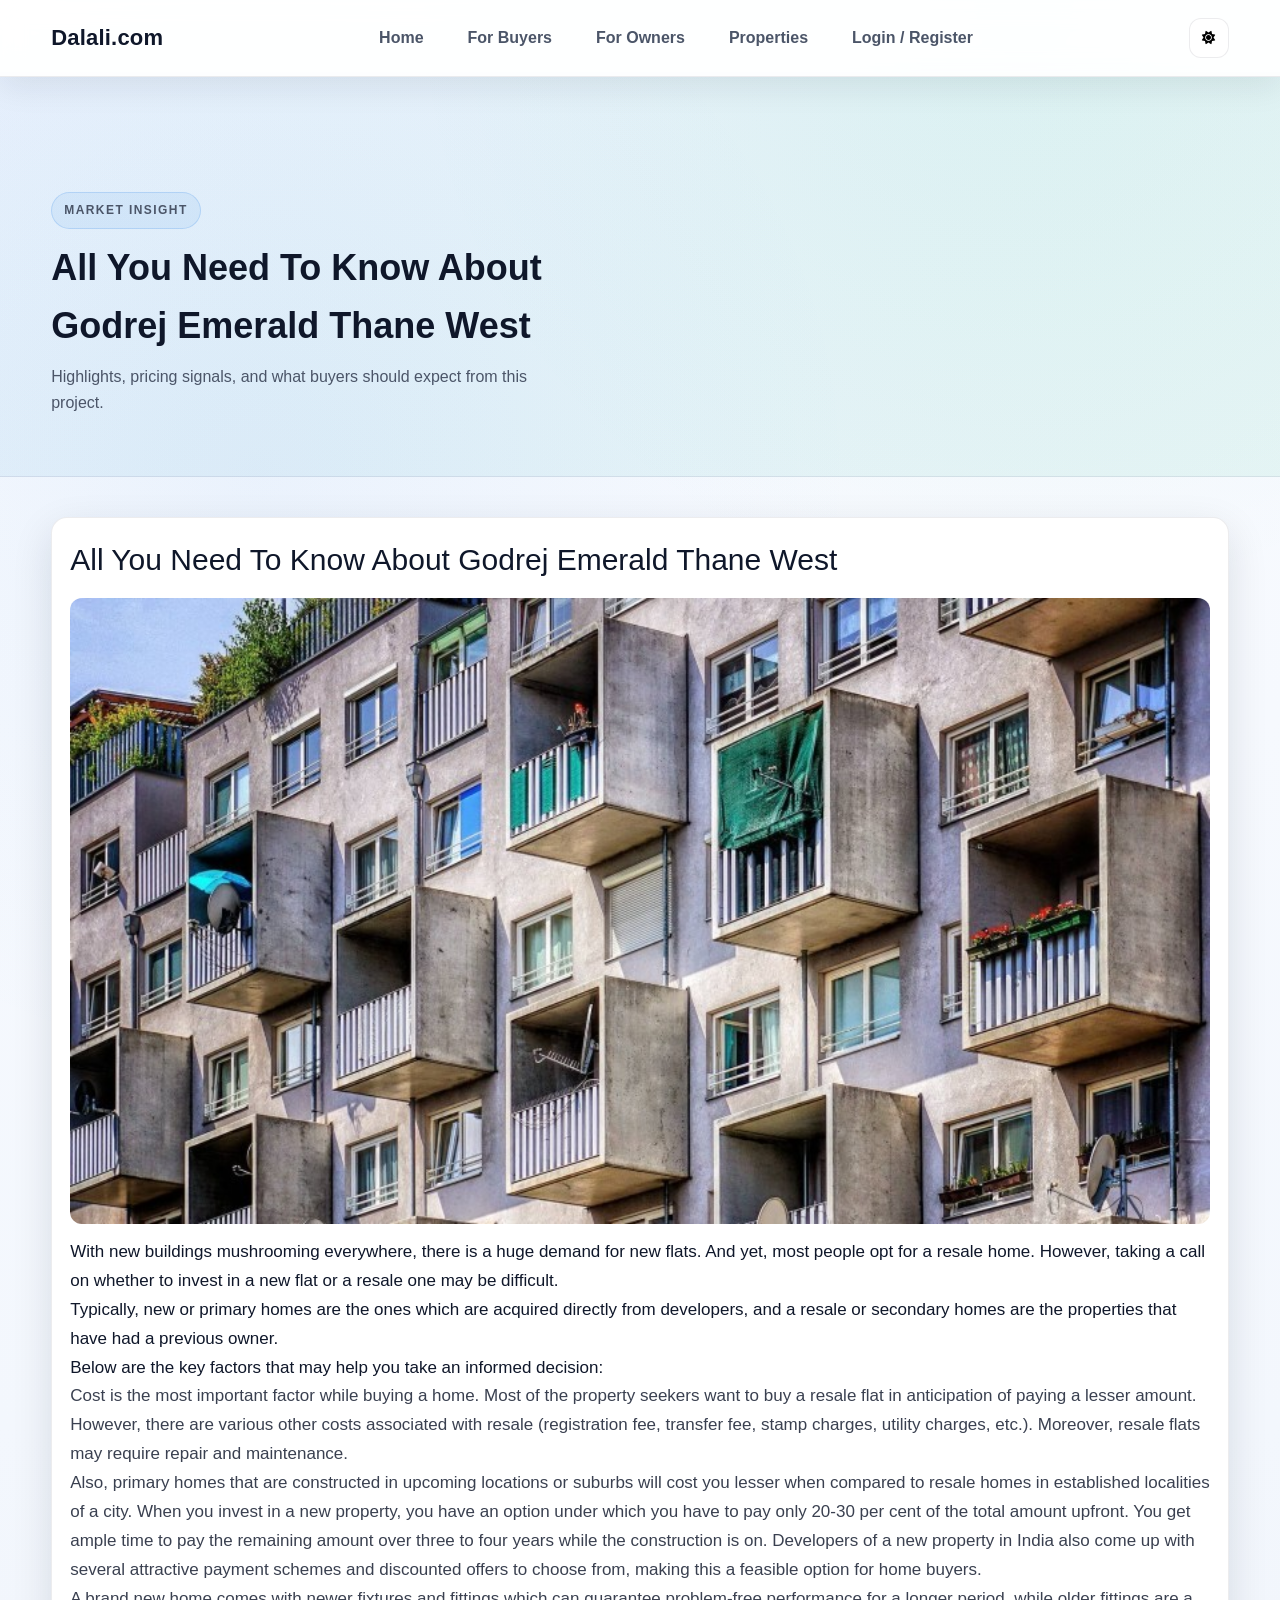
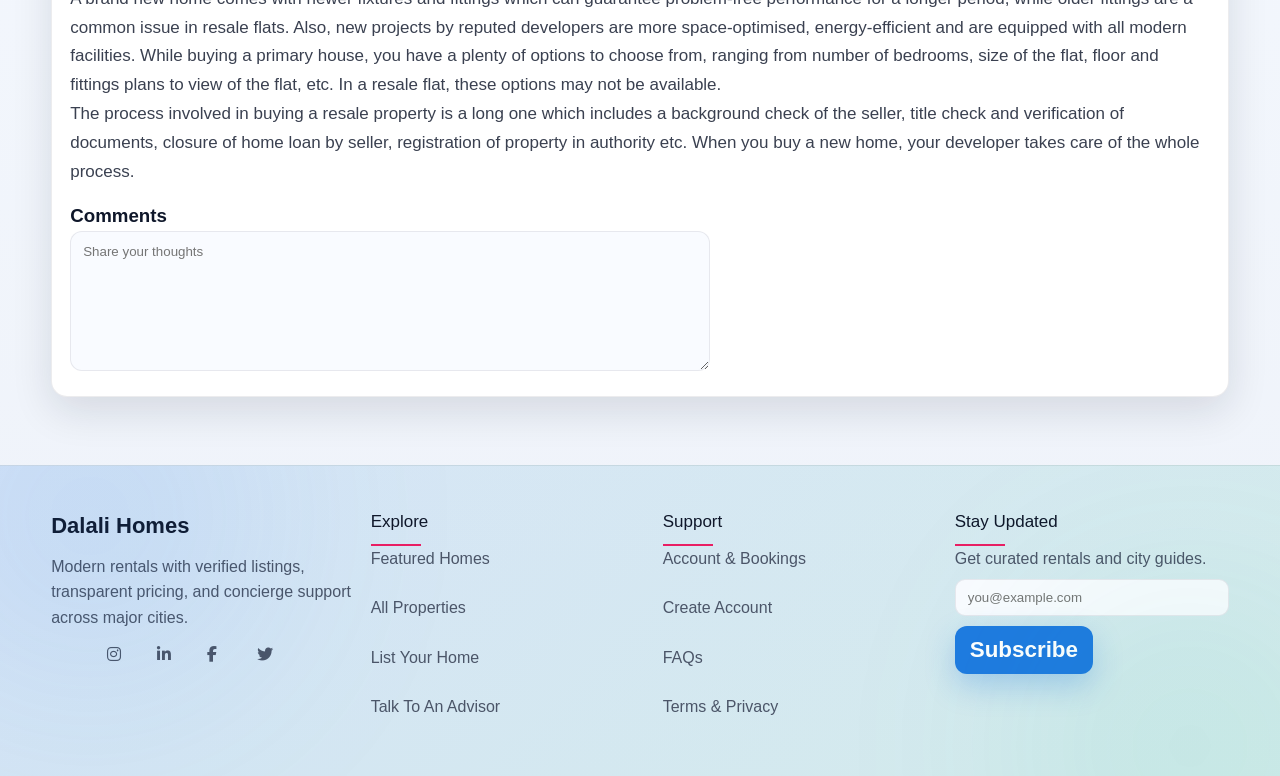
<file: news1.html>
<!DOCTYPE html>
<html lang="en">
<head>
  <meta charset="UTF-8">  
  <meta http-equiv="X-UA-Compatible" content="IE=edge">
  <meta name="viewport" content="width=device-width, initial-scale=1.0">
  <title>Apna Ghar Apna Hota Hai</title>
    <link rel="stylesheet" href="style.css">
  <link rel="stylesheet" href="https://cdnjs.cloudflare.com/ajax/libs/font-awesome/6.1.1/css/all.min.css">


</head>
<body>
    <header>
            <nav class="navbar">
                <a href="index.html" class="logo"><h1 class="motion">Dalali.com<span></span></h1></a>
                <div class="menu" id="nav-links">
                        <a href="index.html">Home</a>
                        <a href="Buyers.html">For Buyers</a>
                        <a href="Owners.html">For Owners</a>
                        <a href="properties.html">Properties</a>
                        <a href="login.html" class="pill">Login / Register</a>
                    </div>
                    <div class="nav-actions">
                        <button class="icon-btn" id="theme-toggle" aria-label="Toggle theme"><i class="fas fa-sun"></i></button>
                        <button id="menu-bars" class="icon-btn" aria-label="Open menu"><i class="fas fa-bars"></i></button>
                    </div>
            </nav>
    </header>

    <section class="page-hero">
        <div class="container">
            <div>
                <p class="eyebrow">Market insight</p>
                <h1>All You Need To Know About Godrej Emerald Thane West</h1>
                <p class="muted">Highlights, pricing signals, and what buyers should expect from this project.</p>
            </div>
        </div>
    </section>

    <section class="page-section">
        <div class="container news-article">
            <div class="title_new1">All You Need To Know About Godrej Emerald Thane West</div>
            <img src="images/news.jpg" alt="Godrej Emerald Thane West">
            <div class="info1">
                <p>With new buildings mushrooming everywhere, there is a huge demand for new flats. And yet, most people opt for a resale home. However, taking a call on whether to invest in a new flat or a resale one may be difficult.</p>
                <p>Typically, new or primary homes are the ones which are acquired directly from developers, and a resale or secondary homes are the properties that have had a previous owner.</p>
                <p>Below are the key factors that may help you take an informed decision:</p>
                <div class="info1_blur">
                    <p>Cost is the most important factor while buying a home.  Most of the property seekers want to buy a resale flat in anticipation of paying a lesser amount. However, there are various other costs associated with resale (registration fee, transfer fee, stamp charges, utility charges, etc.). Moreover, resale flats may require repair and maintenance.</p>
                    <p>Also, primary homes that are constructed in upcoming locations or suburbs will cost you lesser when compared to resale homes in established localities of a city. When you invest in a new property, you have an option under which you have to pay only 20-30 per cent of the total amount upfront. You get ample time to pay the remaining amount over three to four years while the construction is on. Developers of a new property in India also come up with several attractive payment schemes and discounted offers to choose from, making this a feasible option for home buyers.</p>
                    <p>A brand new home comes with newer fixtures and fittings which can guarantee problem-free performance for a longer period, while older fittings are a common issue in resale flats. Also, new projects by reputed developers are more space-optimised, energy-efficient and are equipped with all modern facilities. While buying a primary house, you have a plenty of options to choose from, ranging from number of bedrooms, size of the flat, floor and fittings plans to view of the flat, etc. In a resale flat, these options may not be available.</p>
                    <p>The process involved in buying a resale property is a long one which includes a background check of the seller, title check and verification of documents, closure of home loan by seller, registration of property in authority etc. When you buy a new home, your developer takes care of the whole process.</p>
                </div>
            </div>
            <div>
                <h3>Comments</h3>
                <textarea class="commentbox" placeholder="Share your thoughts"></textarea>
            </div>
        </div>
    </section>


    <footer class="footer" id="contact">
        <div class="container footer-inner">
            <div class="footer-brand">
                <h3>Dalali Homes</h3>
                <p class="muted">Modern rentals with verified listings, transparent pricing, and concierge support across major cities.</p>
                <div class="social-links">
                    <a href="#" aria-label="Instagram"><i class="fab fa-instagram"></i></a>
                    <a href="https://www.linkedin.com/public-profile/settings?trk=d_flagship3_profile_self_view_public_profile" aria-label="LinkedIn"><i class="fab fa-linkedin-in"></i></a>
                    <a href="#" aria-label="Facebook"><i class="fab fa-facebook-f"></i></a>
                    <a href="#" aria-label="Twitter"><i class="fab fa-twitter"></i></a>
                </div>
            </div>
            <div class="footer-col">
                <h4>Explore</h4>
                <ul>
                    <li><a href="index.html#listings">Featured homes</a></li>
                    <li><a href="properties.html">All properties</a></li>
                    <li><a href="Owners.html">List your home</a></li>
                    <li><a href="Buyers.html">Talk to an advisor</a></li>
                </ul>
            </div>
            <div class="footer-col">
                <h4>Support</h4>
                <ul>
                    <li><a href="login.html">Account & bookings</a></li>
                    <li><a href="signup.html">Create account</a></li>
                    <li><a href="#">FAQs</a></li>
                    <li><a href="#">Terms & privacy</a></li>
                </ul>
            </div>
            <div class="footer-col">
                <h4>Stay updated</h4>
                <form class="footer-form">
                    <label class="muted" for="newsletter-news1">Get curated rentals and city guides.</label>
                    <div class="footer-input">
                        <input type="email" id="newsletter-news1" placeholder="you@example.com" aria-label="Email">
                        <button type="submit" class="btn primary">Subscribe</button>
                    </div>
                </form>
            </div>
        </div>
    </footer>
    <script src="main.js"></script>
  
</body>
</html>
</file>
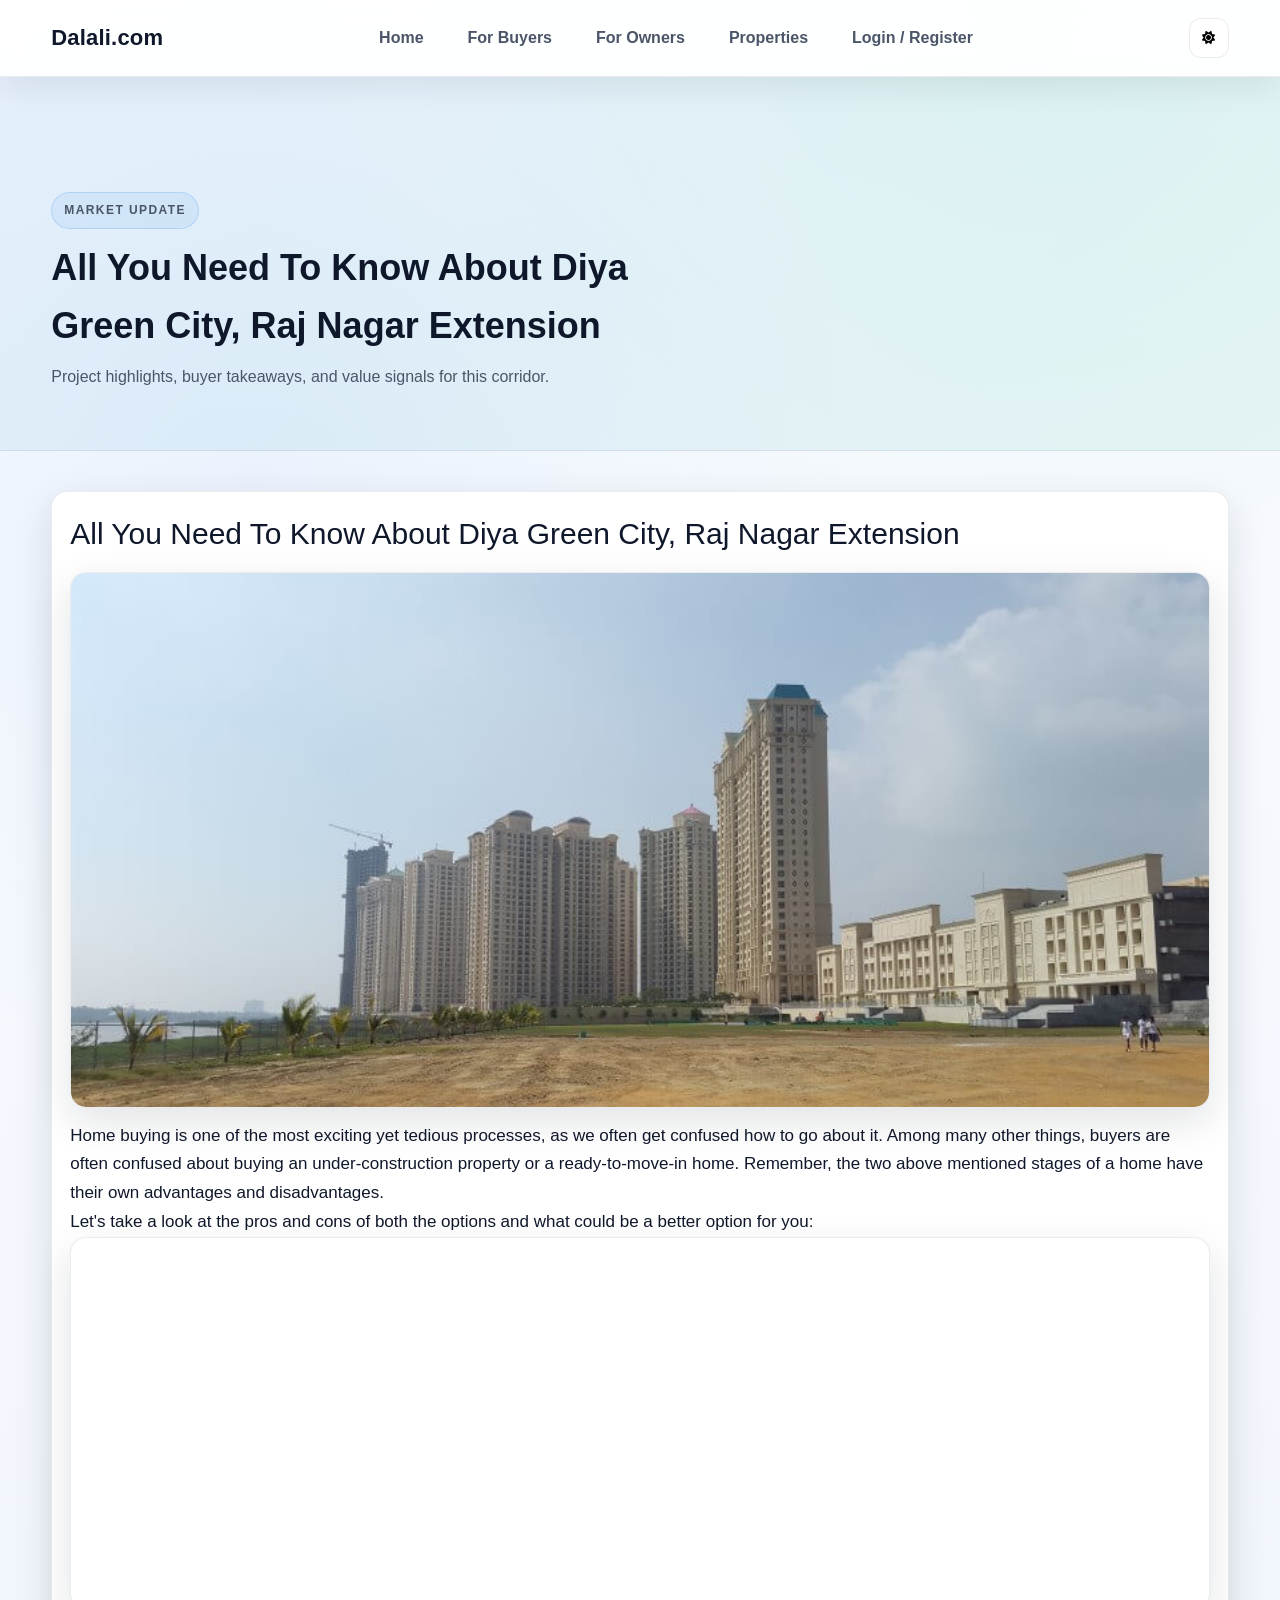
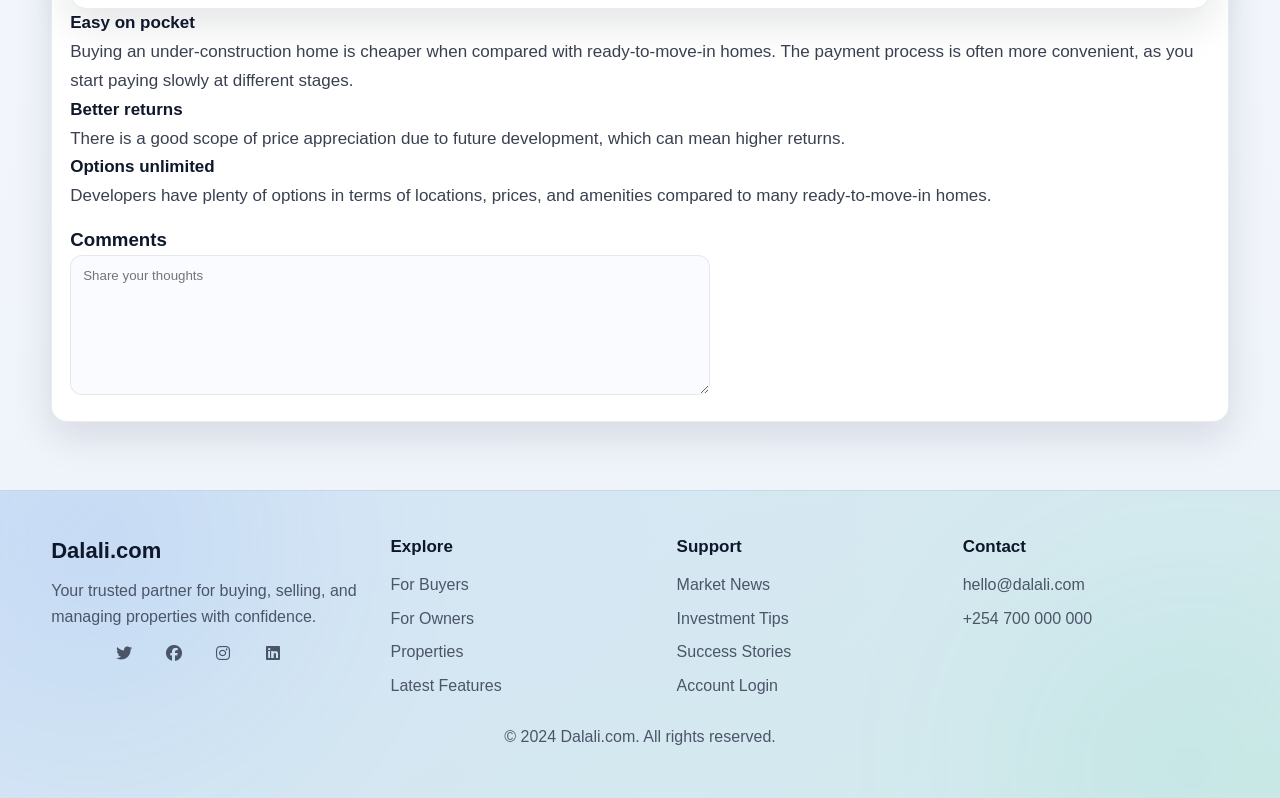
<file: news2.html>
<!DOCTYPE html>
<html lang="en">
<head>
  <meta charset="UTF-8">  
  <meta http-equiv="X-UA-Compatible" content="IE=edge">
  <meta name="viewport" content="width=device-width, initial-scale=1.0">
  <title>Apna Ghar Apna Hota Hai</title>
    <link rel="stylesheet" href="style.css">
    <link rel="stylesheet" href="https://cdnjs.cloudflare.com/ajax/libs/font-awesome/6.1.1/css/all.min.css">


</head>
<body>
    <header>
            <nav class="navbar">
                <a href="index.html" class="logo"><h1 class="motion">Dalali.com<span></span></h1></a>
                <div class="menu" id="nav-links">
                        <a href="index.html">Home</a>
                        <a href="Buyers.html">For Buyers</a>
                        <a href="Owners.html">For Owners</a>
                        <a href="properties.html">Properties</a>
                        <a href="login.html" class="pill">Login / Register</a>
                    </div>
                    <div class="nav-actions">
                        <button class="icon-btn" id="theme-toggle" aria-label="Toggle theme"><i class="fas fa-sun"></i></button>
                        <button id="menu-bars" class="icon-btn" aria-label="Open menu"><i class="fas fa-bars"></i></button>
                    </div>
            </nav>
    </header>

  <section class="page-hero">
        <div class="container">
            <div>
                <p class="eyebrow">Market update</p>
                <h1>All You Need To Know About Diya Green City, Raj Nagar Extension</h1>
                <p class="muted">Project highlights, buyer takeaways, and value signals for this corridor.</p>
            </div>
        </div>
  </section>

  <section class="page-section">
        <div class="container news-article">
            <div class="title_new1">All You Need To Know About Diya Green City, Raj Nagar Extension</div>
            <div class="media-frame">
                <img src="images/news1.jpg" alt="Diya Green City project overview">
            </div>
            <div class="info1">
                <p>Home buying is one of the most exciting yet tedious processes, as we often get confused how to go about it. Among many other things, buyers are often confused about buying an under-construction property or a ready-to-move-in home. Remember, the two above mentioned stages of a home have their own advantages and disadvantages.</p>
                <p>Let's take a look at the pros and cons of both the options and what could be a better option for you:</p>
                <div class="media-frame" style="padding:0; overflow:hidden;">
                    <iframe width="100%" height="360" src="https://www.youtube.com/embed/_BmfGKeGA_Q" title="YouTube video player" frameborder="0" allow="accelerometer; autoplay; clipboard-write; encrypted-media; gyroscope; picture-in-picture" allowfullscreen></iframe>
                </div>
                <h4>Easy on pocket</h4>
                <p class="info1_blur">Buying an under-construction home is cheaper when compared with ready-to-move-in homes. The payment process is often more convenient, as you start paying slowly at different stages.</p>
                <h4>Better returns</h4>
                <p class="info1_blur">There is a good scope of price appreciation due to future development, which can mean higher returns.</p>
                <h4>Options unlimited</h4>
                <p class="info1_blur">Developers have plenty of options in terms of locations, prices, and amenities compared to many ready-to-move-in homes.</p>
            </div>
            <div>
                <h3>Comments</h3>
                <textarea class="commentbox" placeholder="Share your thoughts"></textarea>
            </div>
        </div>
      </section>


    <footer class="footer">
        <div class="footer-grid container">
            <div class="footer-brand">
                <h3>Dalali.com</h3>
                <p>Your trusted partner for buying, selling, and managing properties with confidence.</p>
                <div class="footer-social">
                    <a href="#" aria-label="Twitter"><i class="fab fa-twitter"></i></a>
                    <a href="#" aria-label="Facebook"><i class="fab fa-facebook"></i></a>
                    <a href="#" aria-label="Instagram"><i class="fab fa-instagram"></i></a>
                    <a href="#" aria-label="LinkedIn"><i class="fab fa-linkedin"></i></a>
                </div>
            </div>
            <div>
                <h4>Explore</h4>
                <a href="Buyers.html">For Buyers</a>
                <a href="Owners.html">For Owners</a>
                <a href="properties.html">Properties</a>
                <a href="feature1.html">Latest Features</a>
            </div>
            <div>
                <h4>Support</h4>
                <a href="news1.html">Market News</a>
                <a href="news2.html">Investment Tips</a>
                <a href="news3.html">Success Stories</a>
                <a href="login.html">Account Login</a>
            </div>
            <div>
                <h4>Contact</h4>
                <a href="mailto:hello@dalali.com">hello@dalali.com</a>
                <a href="tel:+254700000000">+254 700 000 000</a>
            </div>
        </div>
        <p class="footer-bottom">© 2024 Dalali.com. All rights reserved.</p>
    </footer>

    <script src="main.js"></script>
</body>
</html>
</file>
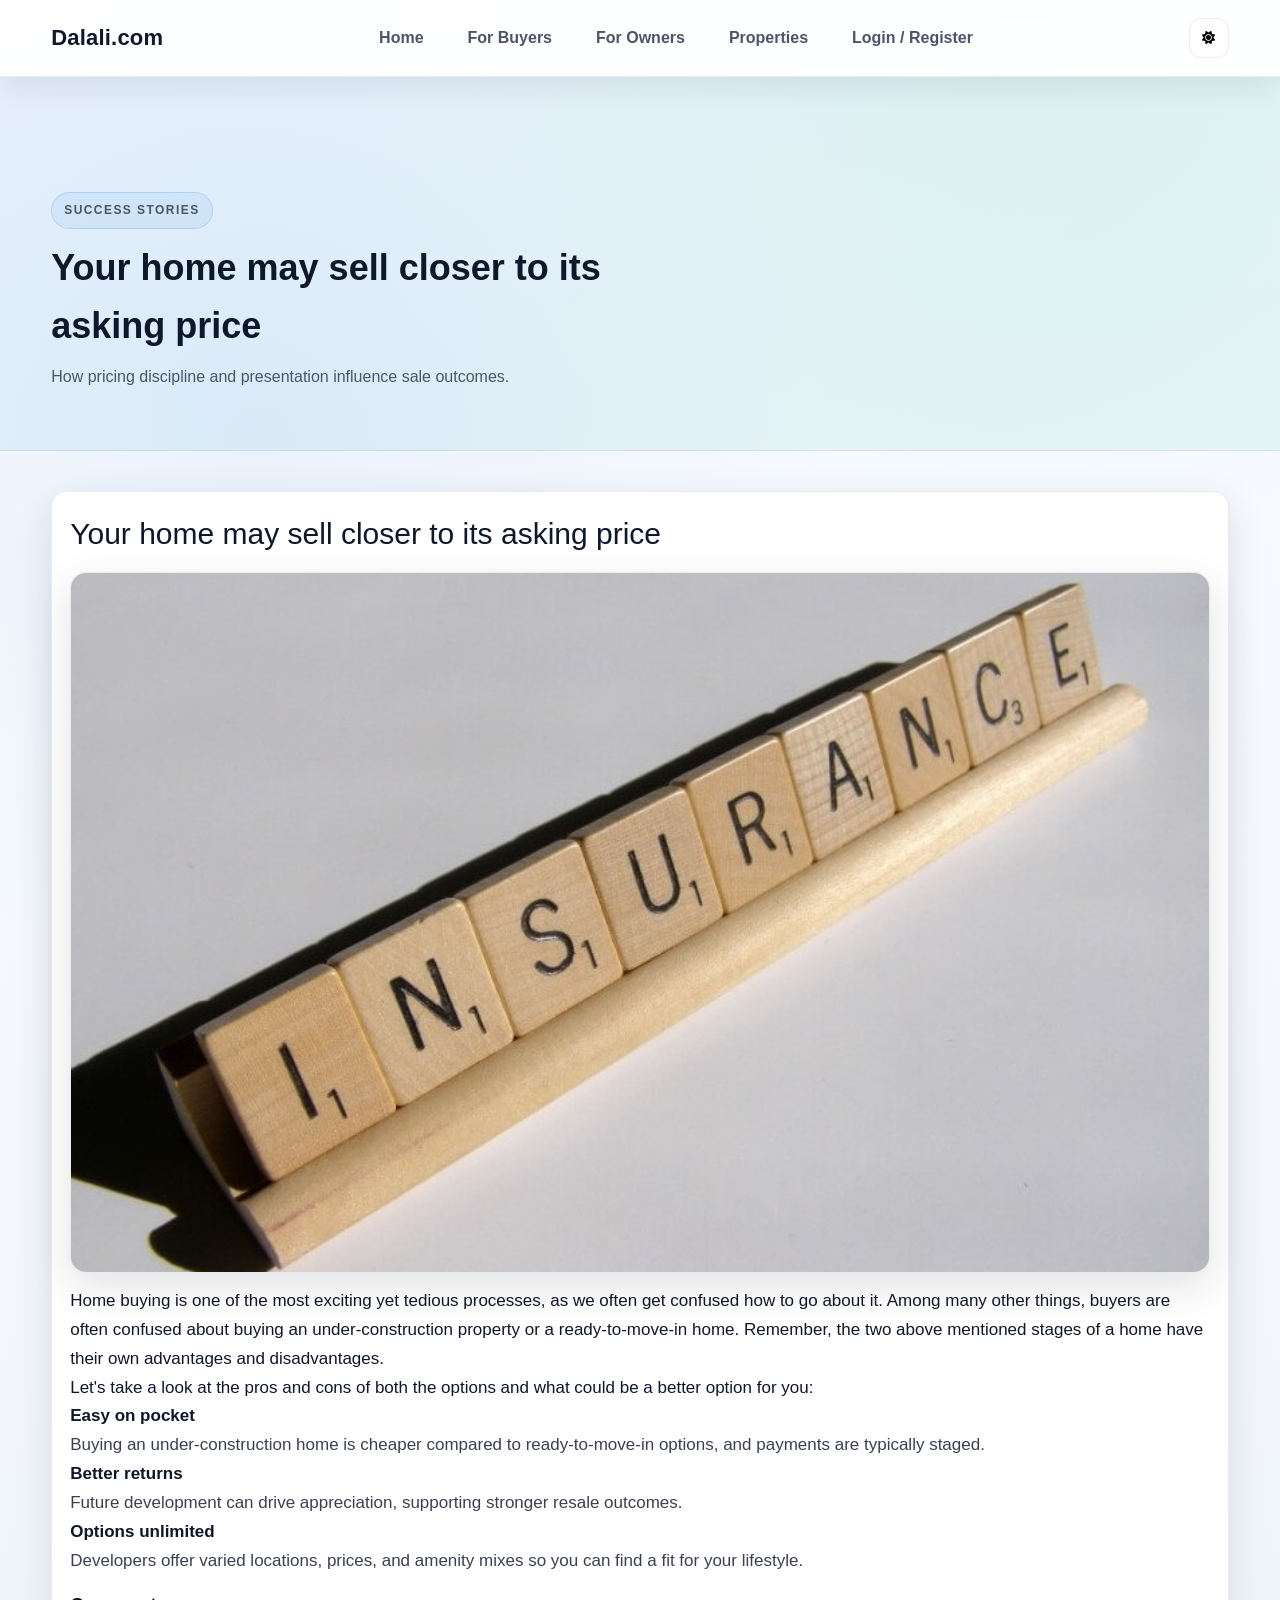
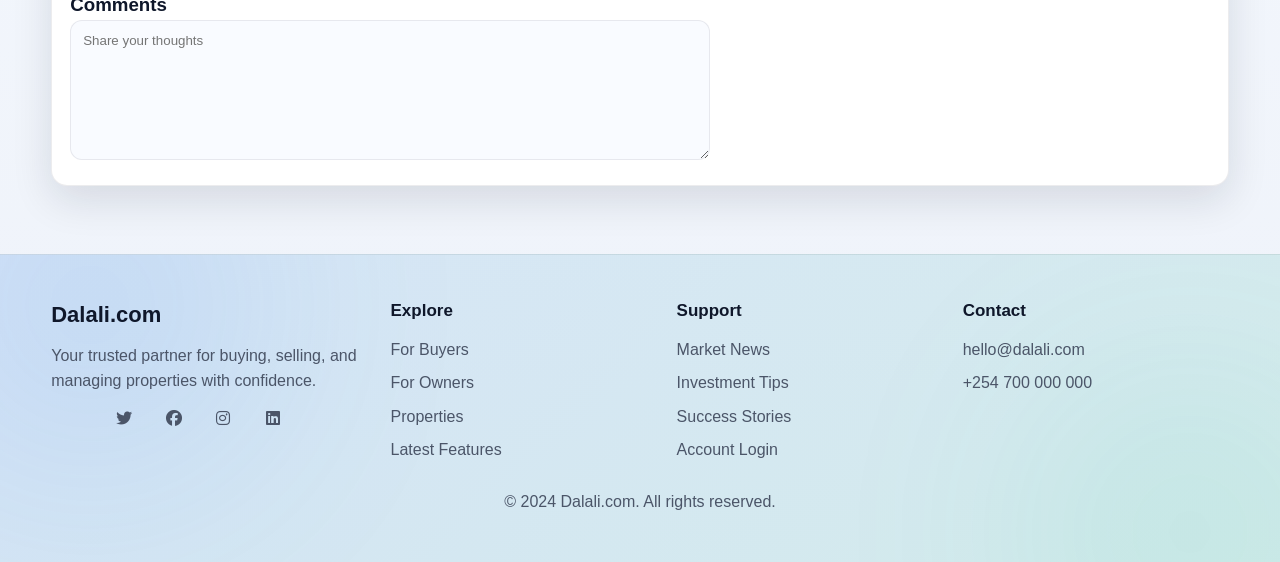
<file: news3.html>
<!DOCTYPE html>
<html lang="en">
<head>
  <meta charset="UTF-8">  
  <meta http-equiv="X-UA-Compatible" content="IE=edge">
  <meta name="viewport" content="width=device-width, initial-scale=1.0">
  <title>Apna Ghar Apna Hota Hai</title>
    <link rel="stylesheet" href="style.css">
    <link rel="stylesheet" href="https://cdnjs.cloudflare.com/ajax/libs/font-awesome/6.1.1/css/all.min.css">


</head>
<body>
    <header>
            <nav class="navbar">
                <a href="index.html" class="logo"><h1 class="motion">Dalali.com<span></span></h1></a>
                <div class="menu" id="nav-links">
                        <a href="index.html">Home</a>
                        <a href="Buyers.html">For Buyers</a>
                        <a href="Owners.html">For Owners</a>
                        <a href="properties.html">Properties</a>
                        <a href="login.html" class="pill">Login / Register</a>
                </div>
                <div class="nav-actions">
                        <button class="icon-btn" id="theme-toggle" aria-label="Toggle theme"><i class="fas fa-sun"></i></button>
                        <button id="menu-bars" class="icon-btn" aria-label="Open menu"><i class="fas fa-bars"></i></button>
                </div>
            </nav>
    </header>

  <section class="page-hero">
        <div class="container">
            <div>
                <p class="eyebrow">Success stories</p>
                <h1>Your home may sell closer to its asking price</h1>
                <p class="muted">How pricing discipline and presentation influence sale outcomes.</p>
            </div>
        </div>
  </section>

  <section class="page-section">
        <div class="container news-article">
            <div class="title_new1">Your home may sell closer to its asking price</div>
            <div class="media-frame">
                <img src="images/news2.jpg" alt="Home selling overview">
            </div>
            <div class="info1">
                <p>Home buying is one of the most exciting yet tedious processes, as we often get confused how to go about it. Among many other things, buyers are often confused about buying an under-construction property or a ready-to-move-in home. Remember, the two above mentioned stages of a home have their own advantages and disadvantages.</p>
                <p>Let's take a look at the pros and cons of both the options and what could be a better option for you:</p>
                <h4>Easy on pocket</h4>
                <p class="info1_blur">Buying an under-construction home is cheaper compared to ready-to-move-in options, and payments are typically staged.</p>
                <h4>Better returns</h4>
                <p class="info1_blur">Future development can drive appreciation, supporting stronger resale outcomes.</p>
                <h4>Options unlimited</h4>
                <p class="info1_blur">Developers offer varied locations, prices, and amenity mixes so you can find a fit for your lifestyle.</p>
            </div>
            <div>
                <h3>Comments</h3>
                <textarea class="commentbox" placeholder="Share your thoughts"></textarea>
            </div>
        </div>
      </section>


    <footer class="footer">
        <div class="footer-grid container">
            <div class="footer-brand">
                <h3>Dalali.com</h3>
                <p>Your trusted partner for buying, selling, and managing properties with confidence.</p>
                <div class="footer-social">
                    <a href="https://twitter.com" aria-label="Twitter"><i class="fab fa-twitter"></i></a>
                    <a href="https://facebook.com" aria-label="Facebook"><i class="fab fa-facebook"></i></a>
                    <a href="https://instagram.com" aria-label="Instagram"><i class="fab fa-instagram"></i></a>
                    <a href="https://linkedin.com" aria-label="LinkedIn"><i class="fab fa-linkedin"></i></a>
                </div>
            </div>
            <div>
                <h4>Explore</h4>
                <a href="Buyers.html">For Buyers</a>
                <a href="Owners.html">For Owners</a>
                <a href="properties.html">Properties</a>
                <a href="feature1.html">Latest Features</a>
            </div>
            <div>
                <h4>Support</h4>
                <a href="news1.html">Market News</a>
                <a href="news2.html">Investment Tips</a>
                <a href="news3.html">Success Stories</a>
                <a href="login.html">Account Login</a>
            </div>
            <div>
                <h4>Contact</h4>
                <a href="mailto:hello@dalali.com">hello@dalali.com</a>
                <a href="tel:+254700000000">+254 700 000 000</a>
            </div>
        </div>
        <p class="footer-bottom">© 2024 Dalali.com. All rights reserved.</p>
    </footer>

    <script src="main.js"></script>
  
</body>
</html>
</file>
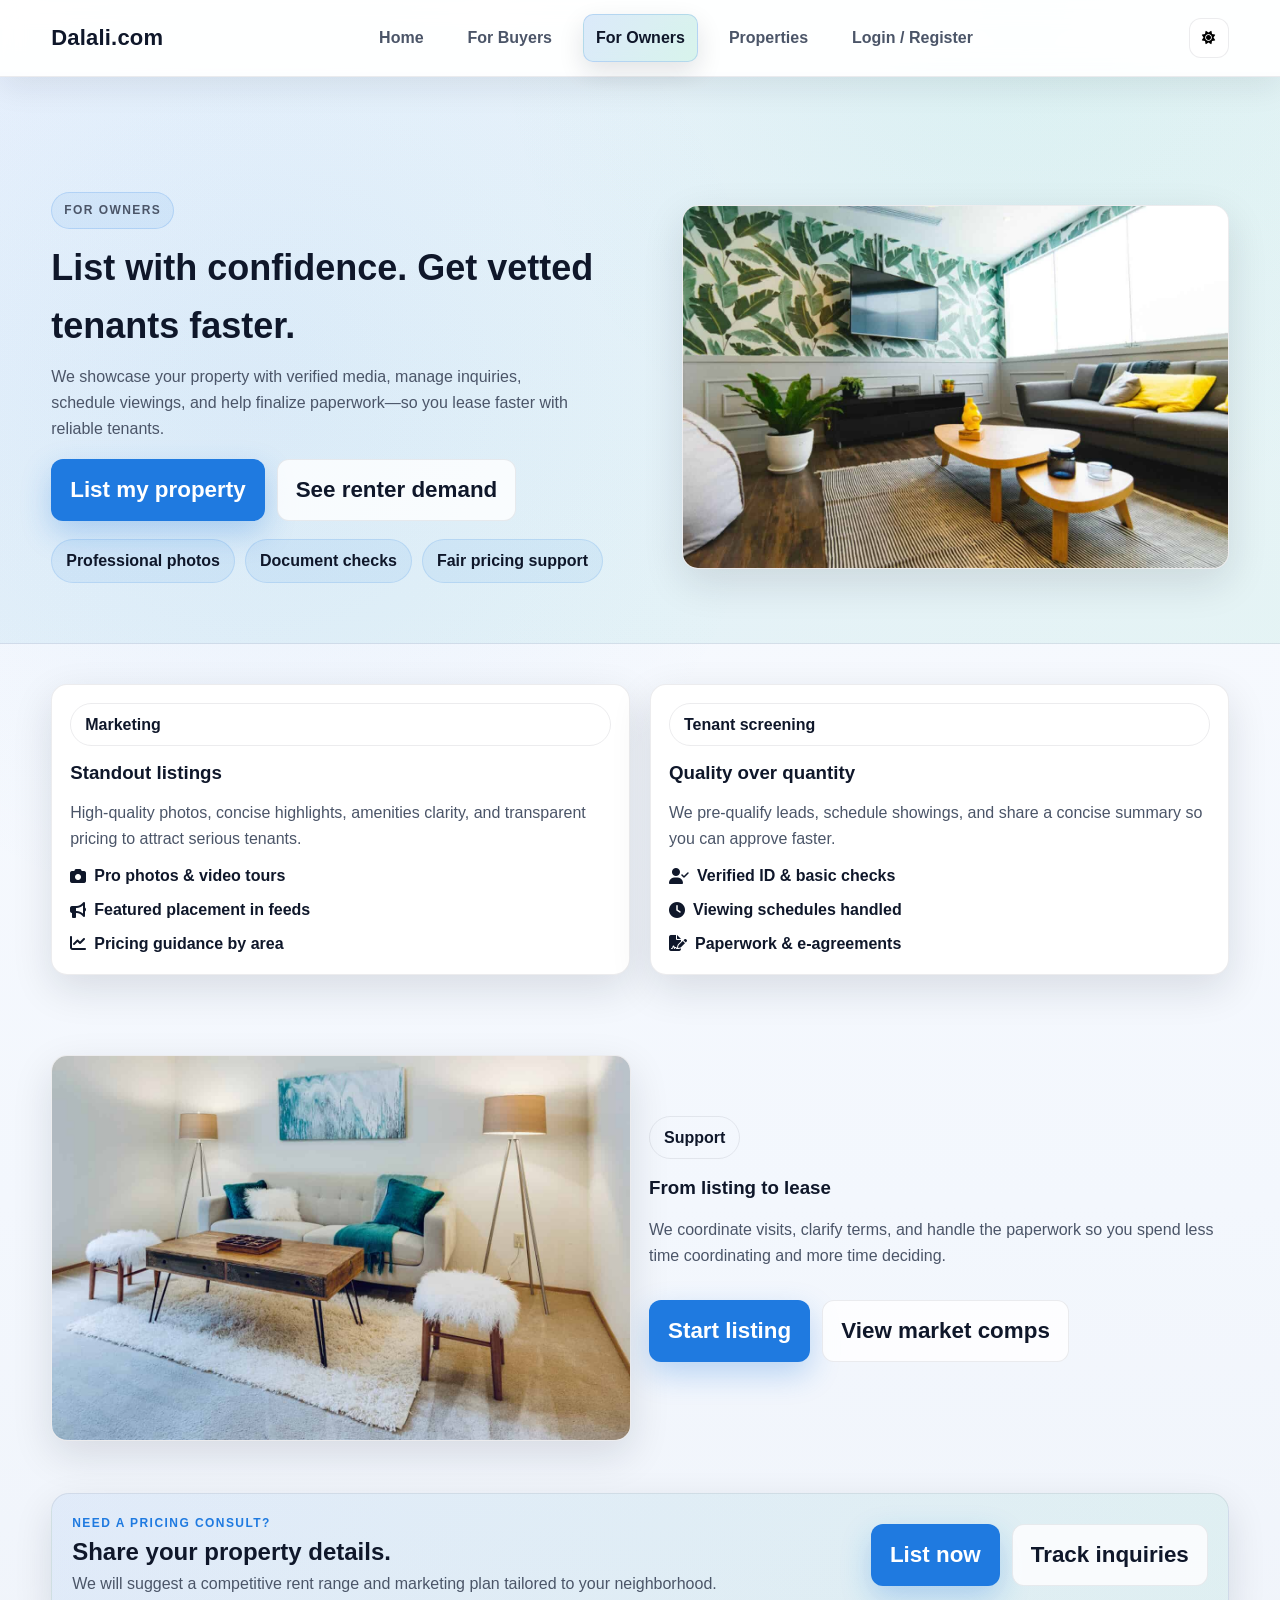
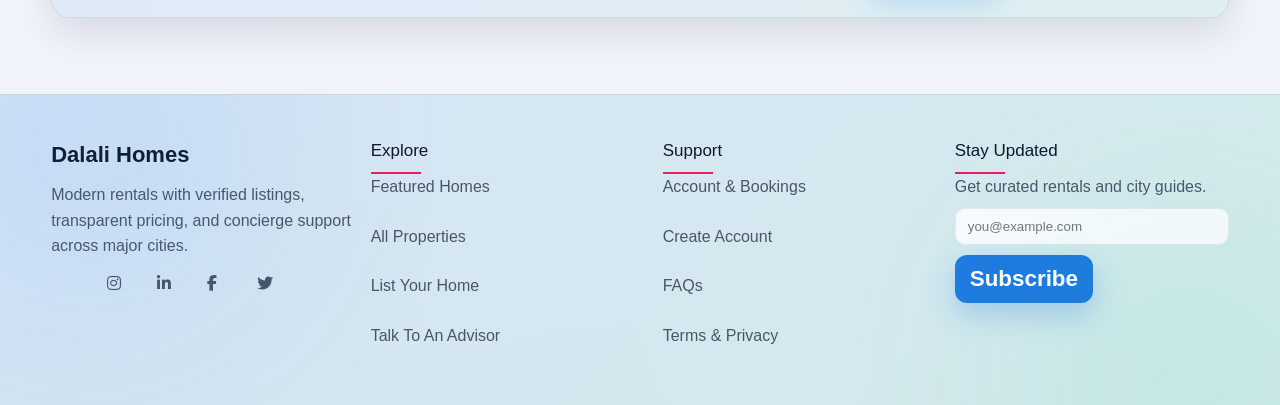
<file: Owners.html>
<!DOCTYPE html>
<html lang="en">
<head>
    <meta charset="UTF-8">
    <meta http-equiv="X-UA-Compatible" content="IE=edge">
    <meta name="viewport" content="width=device-width, initial-scale=1.0">
    <title>Buyers</title>
    <link rel="stylesheet" href="style.css">
    <link rel="stylesheet" href="https://cdnjs.cloudflare.com/ajax/libs/font-awesome/6.1.1/css/all.min.css">

</head>
<body>
        <header>
                <nav class="navbar">
                    <a href="index.html" class="logo"><h1 class="motion">Dalali.com<span></span></h1></a>
                    <div class="menu" id="nav-links">
                        <a href="index.html">Home</a>
                        <a href="Buyers.html">For Buyers</a>
                        <a href="Owners.html">For Owners</a>
                        <a href="properties.html">Properties</a>
                        <a href="login.html" class="pill">Login / Register</a>
                    </div>
                    <div class="nav-actions">
                        <button class="icon-btn" id="theme-toggle" aria-label="Toggle theme"><i class="fas fa-sun"></i></button>
                        <button id="menu-bars" class="icon-btn" aria-label="Open menu"><i class="fas fa-bars"></i></button>
                    </div>
                </nav>
        </header>

        <section class="page-hero">
            <div class="container">
                <div>
                    <p class="eyebrow">For Owners</p>
                    <h1>List with confidence. Get vetted tenants faster.</h1>
                    <p>We showcase your property with verified media, manage inquiries, schedule viewings, and help finalize paperwork—so you lease faster with reliable tenants.</p>
                    <div class="hero-actions">
                        <a class="btn primary" href="Owners.html">List my property</a>
                        <a class="btn ghost" href="Buyers.html">See renter demand</a>
                    </div>
                    <div class="hero-meta">
                        <span class="pill subtle">Professional photos</span>
                        <span class="pill subtle">Document checks</span>
                        <span class="pill subtle">Fair pricing support</span>
                    </div>
                </div>
                <div class="media-frame">
                    <img src="images/img-5.jpg" alt="Owner showcasing property">
                </div>
            </div>
        </section>

        <section class="page-section">
            <div class="container content-grid">
                <div class="content-card">
                    <div class="pill inline">Marketing</div>
                    <h3>Standout listings</h3>
                    <p>High-quality photos, concise highlights, amenities clarity, and transparent pricing to attract serious tenants.</p>
                    <div class="checklist">
                        <span><i class="fas fa-camera"></i> Pro photos & video tours</span>
                        <span><i class="fas fa-bullhorn"></i> Featured placement in feeds</span>
                        <span><i class="fas fa-chart-line"></i> Pricing guidance by area</span>
                    </div>
                </div>
                <div class="content-card">
                    <div class="pill inline">Tenant screening</div>
                    <h3>Quality over quantity</h3>
                    <p>We pre-qualify leads, schedule showings, and share a concise summary so you can approve faster.</p>
                    <div class="checklist">
                        <span><i class="fas fa-user-check"></i> Verified ID & basic checks</span>
                        <span><i class="fas fa-clock"></i> Viewing schedules handled</span>
                        <span><i class="fas fa-file-signature"></i> Paperwork & e-agreements</span>
                    </div>
                </div>
            </div>
        </section>

        <section class="page-section">
            <div class="container grid-two">
                <div class="media-frame">
                    <img src="images/img-6.jpg" alt="Keys and documents">
                </div>
                <div class="info-stack">
                    <div class="pill inline">Support</div>
                    <h3>From listing to lease</h3>
                    <p class="muted">We coordinate visits, clarify terms, and handle the paperwork so you spend less time coordinating and more time deciding.</p>
                    <div class="hero-actions">
                        <a class="btn primary" href="Owners.html">Start listing</a>
                        <a class="btn ghost" href="properties.html">View market comps</a>
                    </div>
                </div>
            </div>
        </section>

        <section class="cta">
            <div class="container cta-card">
                <div>
                    <p class="eyebrow">Need a pricing consult?</p>
                    <h2>Share your property details.</h2>
                    <p class="muted">We will suggest a competitive rent range and marketing plan tailored to your neighborhood.</p>
                </div>
                <div class="cta-actions">
                    <a class="btn primary" href="Owners.html">List now</a>
                    <a class="btn ghost" href="login.html">Track inquiries</a>
                </div>
            </div>
        </section>

        <footer class="footer" id="contact">
            <div class="container footer-inner">
                <div class="footer-brand">
                    <h3>Dalali Homes</h3>
                    <p class="muted">Modern rentals with verified listings, transparent pricing, and concierge support across major cities.</p>
                    <div class="social-links">
                        <a href="#" aria-label="Instagram"><i class="fab fa-instagram"></i></a>
                        <a href="https://www.linkedin.com/public-profile/settings?trk=d_flagship3_profile_self_view_public_profile" aria-label="LinkedIn"><i class="fab fa-linkedin-in"></i></a>
                        <a href="#" aria-label="Facebook"><i class="fab fa-facebook-f"></i></a>
                        <a href="#" aria-label="Twitter"><i class="fab fa-twitter"></i></a>
                    </div>
                </div>
                <div class="footer-col">
                    <h4>Explore</h4>
                    <ul>
                        <li><a href="index.html#listings">Featured homes</a></li>
                        <li><a href="properties.html">All properties</a></li>
                        <li><a href="Owners.html">List your home</a></li>
                        <li><a href="Buyers.html">Talk to an advisor</a></li>
                    </ul>
                </div>
                <div class="footer-col">
                    <h4>Support</h4>
                    <ul>
                        <li><a href="login.html">Account & bookings</a></li>
                        <li><a href="signup.html">Create account</a></li>
                        <li><a href="#">FAQs</a></li>
                        <li><a href="#">Terms & privacy</a></li>
                    </ul>
                </div>
                <div class="footer-col">
                    <h4>Stay updated</h4>
                    <form class="footer-form">
                        <label class="muted" for="newsletter-owner">Get curated rentals and city guides.</label>
                        <div class="footer-input">
                            <input type="email" id="newsletter-owner" placeholder="you@example.com" aria-label="Email">
                            <button type="submit" class="btn primary">Subscribe</button>
                        </div>
                    </form>
                </div>
            </div>
        </footer>

        <script src="main.js"></script>
</body>
</html>
</file>
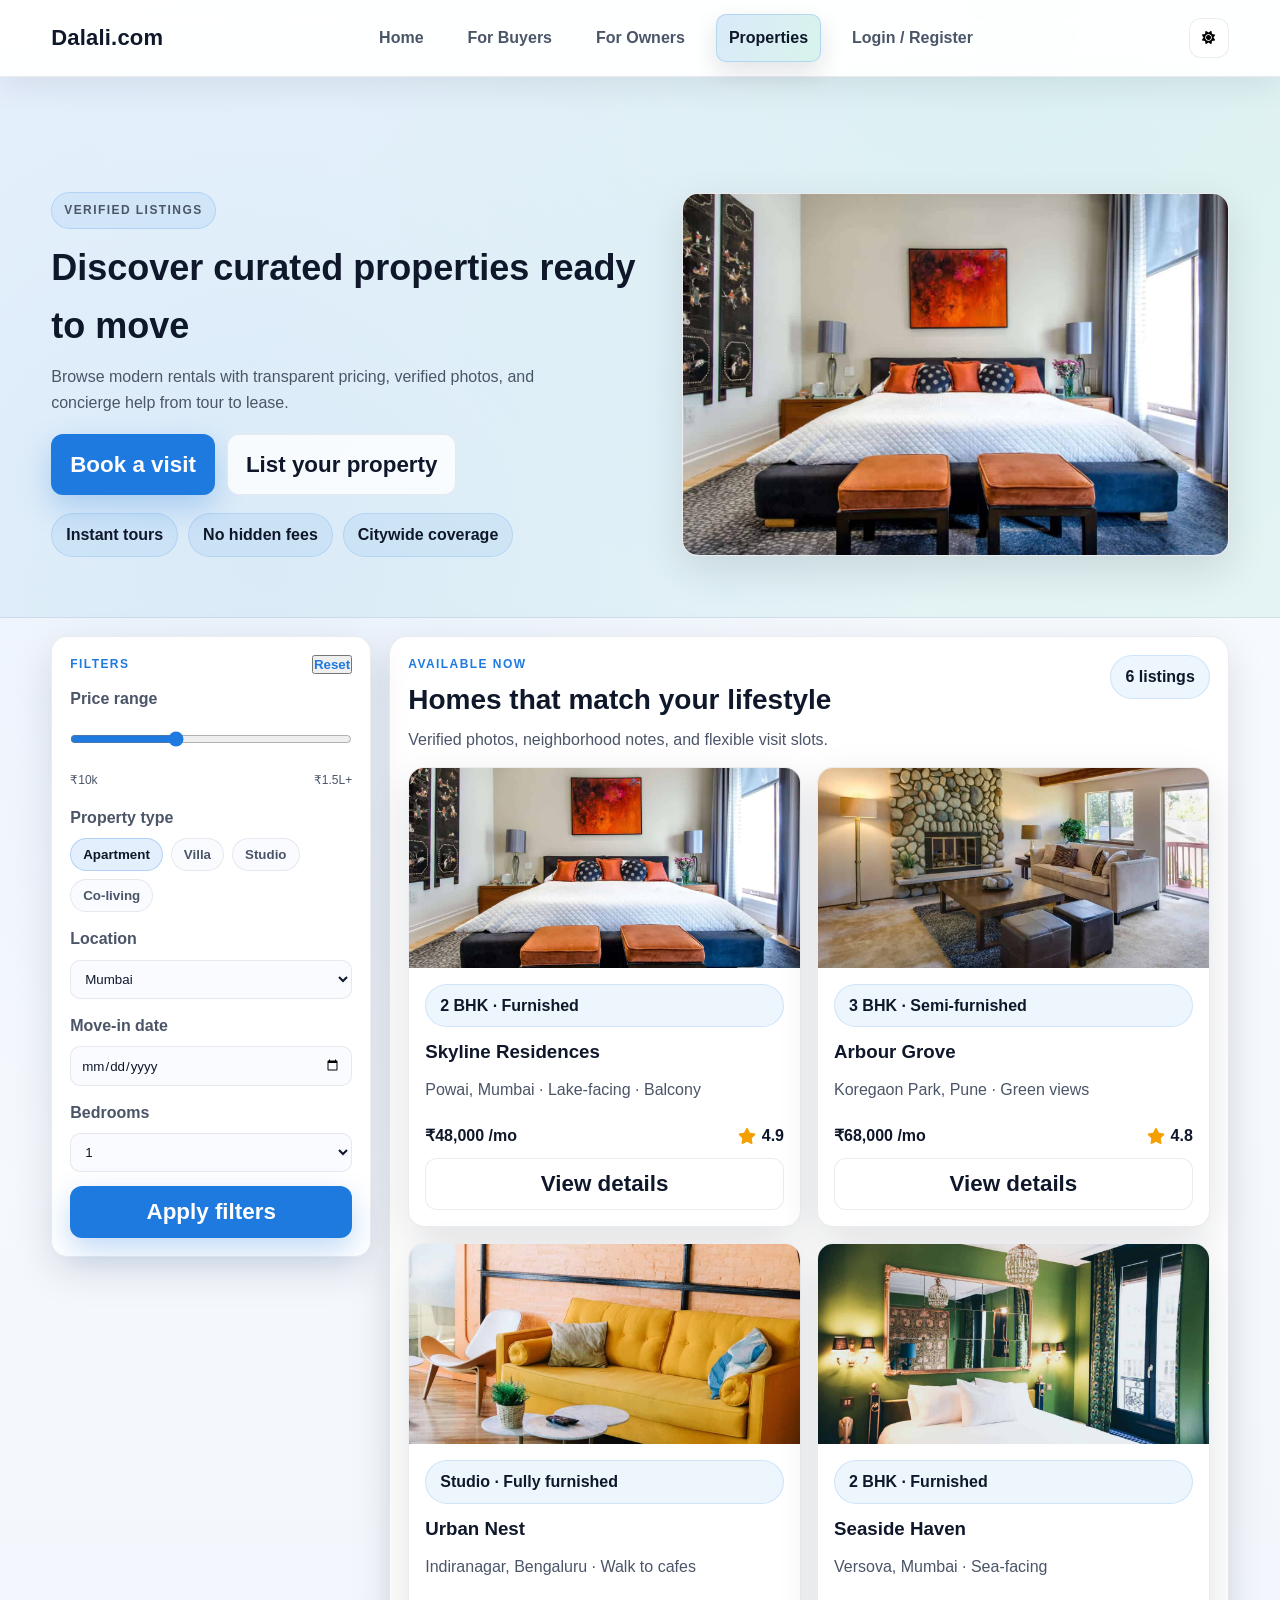
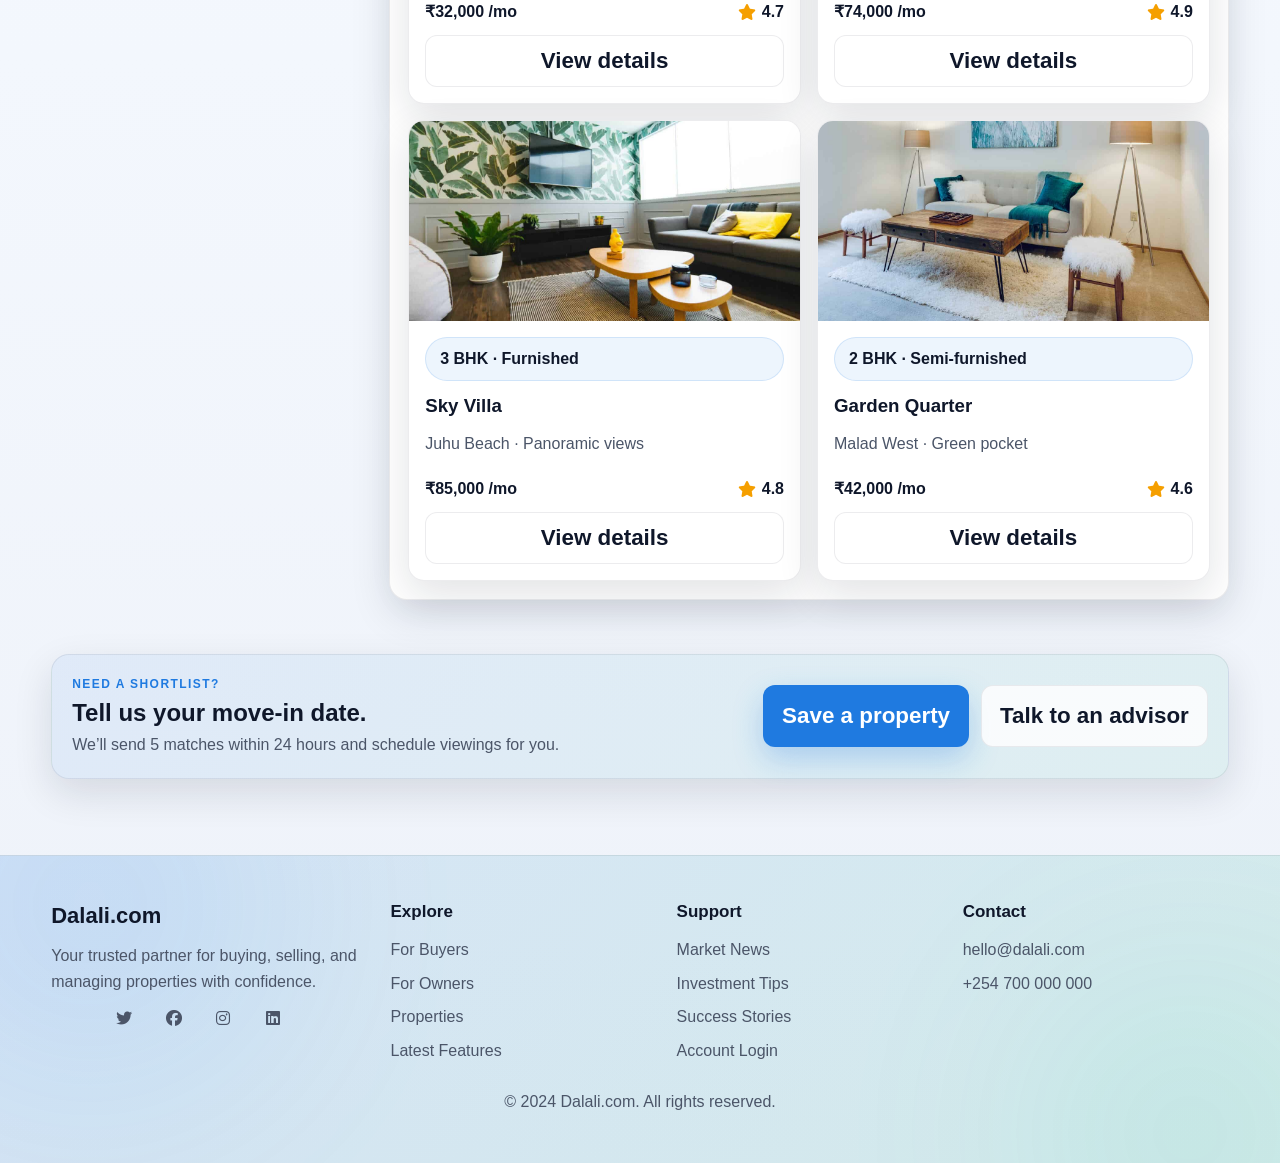
<file: properties.html>
<!DOCTYPE html>
<html lang="en">
<head>
  <meta charset="UTF-8">  
  <meta http-equiv="X-UA-Compatible" content="IE=edge">
  <meta name="viewport" content="width=device-width, initial-scale=1.0">
    <title>Properties | Dalali Rentals</title>
  <link rel="stylesheet" href="style.css">
  <link rel="stylesheet" href="https://cdnjs.cloudflare.com/ajax/libs/font-awesome/6.1.1/css/all.min.css">

</head>
<body>
    <header>
            <nav class="navbar">
                <a href="index.html" class="logo"><h1 class="motion">Dalali.com<span></span></h1></a>
                <div class="menu" id="nav-links">
                        <a href="index.html">Home</a>
                        <a href="Buyers.html">For Buyers</a>
                        <a href="Owners.html">For Owners</a>
                        <a href="properties.html">Properties</a>
                        <a href="login.html" class="pill">Login / Register</a>
                </div>
                <div class="nav-actions">
                    <button class="icon-btn" id="theme-toggle" aria-label="Toggle theme"><i class="fas fa-sun"></i></button>
                    <button id="menu-bars" class="icon-btn" aria-label="Open menu"><i class="fas fa-bars"></i></button>
                </div>
            </nav>
        </header>

<main>
    <section class="page-hero">
        <div class="container">
            <div>
                <p class="eyebrow">Verified listings</p>
                <h1>Discover curated properties ready to move</h1>
                <p class="muted">Browse modern rentals with transparent pricing, verified photos, and concierge help from tour to lease.</p>
                <div class="hero-actions">
                    <a class="btn primary" href="login.html">Book a visit</a>
                    <a class="btn ghost" href="Owners.html">List your property</a>
                </div>
                <div class="hero-meta">
                    <span class="pill subtle">Instant tours</span>
                    <span class="pill subtle">No hidden fees</span>
                    <span class="pill subtle">Citywide coverage</span>
                </div>
            </div>
            <div class="media-frame">
                <img src="images/img-1.jpg" alt="Modern apartment living room">
            </div>
        </div>
    </section>

    <section class="filters-listings" id="listings">
        <div class="container filters-grid">
            <aside class="filters">
                <div class="filters-head">
                    <p class="eyebrow">Filters</p>
                    <button class="link" type="button">Reset</button>
                </div>
                <div class="filter-block">
                    <label>Price range</label>
                    <input type="range" min="10000" max="150000" value="60000" class="range">
                    <div class="range-labels"><span>₹10k</span><span>₹1.5L+</span></div>
                </div>
                <div class="filter-block">
                    <label>Property type</label>
                    <div class="chips">
                        <button class="chip active" type="button">Apartment</button>
                        <button class="chip" type="button">Villa</button>
                        <button class="chip" type="button">Studio</button>
                        <button class="chip" type="button">Co-living</button>
                    </div>
                </div>
                <div class="filter-block">
                    <label>Location</label>
                    <select>
                        <option>Mumbai</option>
                        <option>Pune</option>
                        <option>Bengaluru</option>
                        <option>Delhi NCR</option>
                    </select>
                </div>
                <div class="filter-block">
                    <label>Move-in date</label>
                    <input type="date">
                </div>
                <div class="filter-block">
                    <label>Bedrooms</label>
                    <select>
                        <option>1</option>
                        <option>2</option>
                        <option>3</option>
                        <option>4+</option>
                    </select>
                </div>
                <button class="btn primary full" type="button">Apply filters</button>
            </aside>

            <div class="listing-area">
                <div class="section-head">
                    <div>
                        <p class="eyebrow">Available now</p>
                        <h2>Homes that match your lifestyle</h2>
                        <p class="muted">Verified photos, neighborhood notes, and flexible visit slots.</p>
                    </div>
                    <div class="pill subtle">6 listings</div>
                </div>

                <div class="card-grid listing-grid">
                    <article class="property-card" data-title="Skyline Residences" data-location="Powai, Mumbai" data-price="₹48,000 /mo" data-rating="4.9" data-amenities="Balcony, Parking, Furnished" data-img="images/img-1.jpg">
                        <div class="card-media" style="background-image: url('images/img-1.jpg');"></div>
                        <div class="card-body">
                            <div class="pill subtle">2 BHK · Furnished</div>
                            <h3>Skyline Residences</h3>
                            <p class="muted">Powai, Mumbai · Lake-facing · Balcony</p>
                            <div class="price-row">
                                <span class="price">₹48,000 /mo</span>
                                <div class="rating"><i class="fas fa-star"></i> 4.9</div>
                            </div>
                            <button class="btn ghost full open-modal">View details</button>
                        </div>
                    </article>

                    <article class="property-card" data-title="Arbour Grove" data-location="Koregaon Park, Pune" data-price="₹68,000 /mo" data-rating="4.8" data-amenities="Club access, Parking, Semi-furnished" data-img="images/img-2.jpg">
                        <div class="card-media" style="background-image: url('images/img-2.jpg');"></div>
                        <div class="card-body">
                            <div class="pill subtle">3 BHK · Semi-furnished</div>
                            <h3>Arbour Grove</h3>
                            <p class="muted">Koregaon Park, Pune · Green views</p>
                            <div class="price-row">
                                <span class="price">₹68,000 /mo</span>
                                <div class="rating"><i class="fas fa-star"></i> 4.8</div>
                            </div>
                            <button class="btn ghost full open-modal">View details</button>
                        </div>
                    </article>

                    <article class="property-card" data-title="Urban Nest" data-location="Indiranagar, Bengaluru" data-price="₹32,000 /mo" data-rating="4.7" data-amenities="Pet friendly, Furnished, WiFi" data-img="images/img-3.jpg">
                        <div class="card-media" style="background-image: url('images/img-3.jpg');"></div>
                        <div class="card-body">
                            <div class="pill subtle">Studio · Fully furnished</div>
                            <h3>Urban Nest</h3>
                            <p class="muted">Indiranagar, Bengaluru · Walk to cafes</p>
                            <div class="price-row">
                                <span class="price">₹32,000 /mo</span>
                                <div class="rating"><i class="fas fa-star"></i> 4.7</div>
                            </div>
                            <button class="btn ghost full open-modal">View details</button>
                        </div>
                    </article>

                    <article class="property-card" data-title="Seaside Haven" data-location="Versova, Mumbai" data-price="₹74,000 /mo" data-rating="4.9" data-amenities="Sea view, Pool, Concierge" data-img="images/img-4.jpg">
                        <div class="card-media" style="background-image: url('images/img-4.jpg');"></div>
                        <div class="card-body">
                            <div class="pill subtle">2 BHK · Furnished</div>
                            <h3>Seaside Haven</h3>
                            <p class="muted">Versova, Mumbai · Sea-facing</p>
                            <div class="price-row">
                                <span class="price">₹74,000 /mo</span>
                                <div class="rating"><i class="fas fa-star"></i> 4.9</div>
                            </div>
                            <button class="btn ghost full open-modal">View details</button>
                        </div>
                    </article>

                    <article class="property-card" data-title="Sky Villa" data-location="Juhu Beach, Mumbai" data-price="₹85,000 /mo" data-rating="4.8" data-amenities="Sea view, Club, Furnished" data-img="images/img-5.jpg">
                        <div class="card-media" style="background-image: url('images/img-5.jpg');"></div>
                        <div class="card-body">
                            <div class="pill subtle">3 BHK · Furnished</div>
                            <h3>Sky Villa</h3>
                            <p class="muted">Juhu Beach · Panoramic views</p>
                            <div class="price-row">
                                <span class="price">₹85,000 /mo</span>
                                <div class="rating"><i class="fas fa-star"></i> 4.8</div>
                            </div>
                            <button class="btn ghost full open-modal">View details</button>
                        </div>
                    </article>

                    <article class="property-card" data-title="Garden Quarter" data-location="Malad West, Mumbai" data-price="₹42,000 /mo" data-rating="4.6" data-amenities="Garden, Parking, Security" data-img="images/img-6.jpg">
                        <div class="card-media" style="background-image: url('images/img-6.jpg');"></div>
                        <div class="card-body">
                            <div class="pill subtle">2 BHK · Semi-furnished</div>
                            <h3>Garden Quarter</h3>
                            <p class="muted">Malad West · Green pocket</p>
                            <div class="price-row">
                                <span class="price">₹42,000 /mo</span>
                                <div class="rating"><i class="fas fa-star"></i> 4.6</div>
                            </div>
                            <button class="btn ghost full open-modal">View details</button>
                        </div>
                    </article>
                </div>
            </div>
        </div>
    </section>

    <section class="cta">
        <div class="container cta-card">
            <div>
                <p class="eyebrow">Need a shortlist?</p>
                <h2>Tell us your move-in date.</h2>
                <p class="muted">We’ll send 5 matches within 24 hours and schedule viewings for you.</p>
            </div>
            <div class="cta-actions">
                <a class="btn primary" href="login.html">Save a property</a>
                <a class="btn ghost" href="Buyers.html">Talk to an advisor</a>
            </div>
        </div>
    </section>
</main>

<footer class="footer" id="contact">
    <div class="footer-grid container">
      <div class="footer-brand">
        <h3>Dalali.com</h3>
        <p>Your trusted partner for buying, selling, and managing properties with confidence.</p>
        <div class="footer-social">
          <a href="https://twitter.com" aria-label="Twitter"><i class="fab fa-twitter"></i></a>
          <a href="https://facebook.com" aria-label="Facebook"><i class="fab fa-facebook"></i></a>
          <a href="https://instagram.com" aria-label="Instagram"><i class="fab fa-instagram"></i></a>
          <a href="https://linkedin.com" aria-label="LinkedIn"><i class="fab fa-linkedin"></i></a>
        </div>
      </div>
      <div>
        <h4>Explore</h4>
        <a href="Buyers.html">For Buyers</a>
        <a href="Owners.html">For Owners</a>
        <a href="properties.html">Properties</a>
        <a href="feature1.html">Latest Features</a>
      </div>
      <div>
        <h4>Support</h4>
        <a href="news1.html">Market News</a>
        <a href="news2.html">Investment Tips</a>
        <a href="news3.html">Success Stories</a>
        <a href="login.html">Account Login</a>
      </div>
      <div>
        <h4>Contact</h4>
        <a href="mailto:hello@dalali.com">hello@dalali.com</a>
        <a href="tel:+254700000000">+254 700 000 000</a>
      </div>
    </div>
    <p class="footer-bottom">© 2024 Dalali.com. All rights reserved.</p>
</footer>

<section class="modal" id="property-modal" aria-hidden="true">
        <div class="modal-backdrop"></div>
        <div class="modal-dialog" role="dialog" aria-modal="true">
            <button class="icon-btn close" id="close-modal" aria-label="Close modal"><i class="fas fa-times"></i></button>
            <div class="modal-media" id="modal-media"></div>
            <div class="modal-body">
                <p class="eyebrow" id="modal-location"></p>
                <h3 id="modal-title"></h3>
                <p class="muted" id="modal-amenities"></p>
                <div class="price-row">
                    <span class="price" id="modal-price"></span>
                    <div class="rating" id="modal-rating"></div>
                </div>
                <p class="muted">Thoughtfully designed spaces with natural light, modern kitchens, and proximity to transit. Schedule a tour and move in faster.</p>
                <div class="hero-actions">
                    <a class="btn primary" href="login.html">Book now</a>
                    <a class="btn ghost" href="Buyers.html">Talk to an advisor</a>
                </div>
            </div>
        </div>
    </section>

<script src="main.js"></script>
    
</body>
</html>
</file>
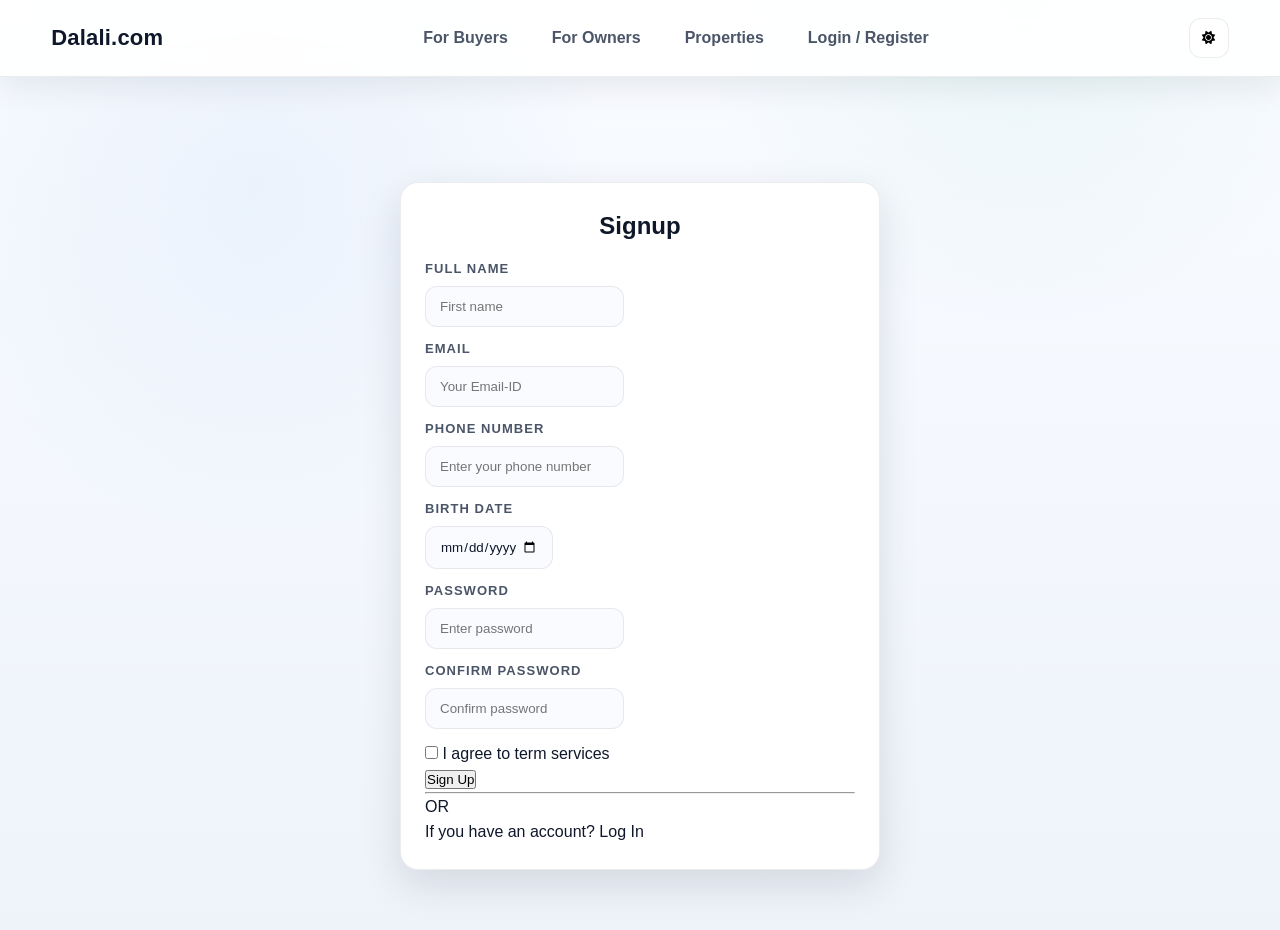
<file: signup.html>
<!DOCTYPE html>
<html lang="en">
<head>
  <meta http-equiv="X-UA-Compatible" content="IE=edge">
  <meta name="viewport" content="width=device-width, initial-scale=1.0">
  <title>Login</title>
  <link rel="stylesheet" href="style.css">
  <link rel="stylesheet" href="login.css">
  <link rel="stylesheet" href="https://cdnjs.cloudflare.com/ajax/libs/font-awesome/6.1.1/css/all.min.css">
</head>
<body>
    <header>
        <nav class="navbar">
          <a href="index.html" class="logo"><h1 class="motion">Dalali.com<span></span></h1></a>
          <div class="menu" id="nav-links">
            <a href="Buyers.html">For Buyers</a>
            <a href="Owners.html">For Owners</a>
            <a href="properties.html">Properties</a>
            <a href="login.html" class="pill">Login / Register</a>
          </div>
          <div class="nav-actions">
            <button class="icon-btn" id="theme-toggle" aria-label="Toggle theme"><i class="fas fa-sun"></i></button>
            <button id="menu-bars" class="icon-btn" aria-label="Open menu"><i class="fas fa-bars"></i></button>
          </div>
        </nav>
      </header>

    <div class="auth-shell">
        <div class="auth-card">
            <form name="myForm" onsubmit="return validateForm()" aciton="Signup.php" method="post">
                <h2 id="heading">Signup</h2>
                <div class="input-main">
                    <div class="input">
                        <label for="FullName" class="label">Full name</label>
                        <div class="input_class" id="input_name">
                            <input type="name" name="fname" class="input-box" id="FullName" placeholder="First name">
                            <span class="formerror"></span>
                        </div>
                    </div>
                    <div class="input">
                        <label for="Email" class="label">Email</label>
                        <div class="input_class" id="input_email">
                            <input type="email" class="input-box" id="Email" name="mail" placeholder="Your Email-ID" required>
                            <span class="formerror"></span>
                        </div>
                    </div>
                    <div class="input">
                        <label for="phone_number" class="label">Phone number</label>
                        <div class="input_class" id="input_phone">
                            <input type="tel" maxlength="10" pattern="[759][0-9]{9}" name="fphone" class="input-box" id="phone_number" placeholder="Enter your phone number">
                            <span class="formerror"></span>
                        </div>
                    </div>
                    <div class="input">
                        <label for="Date" class="label">Birth Date</label>
                        <div class="input_class" id="input_dob">
                            <input type="date" name="fdate" class="input-box" id="Date" placeholder="DOB" max="2021-12-31">
                            <span class="formerror"></span>
                        </div>
                    </div>
                    <div class="input">
                        <label for="Password" class="label">Password</label>
                        <div class="input_class" id="input_pass">
                            <input type="password" name="fpass" class="input-box" id="Password" placeholder="Enter password">
                            <span class="formerror"></span>
                        </div>
                    </div>
                    <div class="input">
                        <label for="confirmpassword" class="label">Confirm Password</label>
                        <div class="input_class" id="input_cpass">
                            <input type="password" name="fcpass" class="input-box" id="confirmpassword" placeholder="Confirm password">
                            <span class="formerror"></span>
                        </div>
                    </div>
                </div>

                <p class="term"><span><input type="checkbox" id="check" required></span> I agree to term services</p>
                <button type="submit" class="signup-btn">Sign Up</button>
                <hr>
                <p class="or">OR</p>
                <p class="log_in-main">If you have an account? <a href="login.html" class="log_in">Log In</a></p>
            </form>
        </div>
    </div>
    <script src="main.js"></script>
</body>
</html>
</file>
<file: style.css>
*{
    margin:0; padding:0;
    box-sizing:border-box;
    font-family:'Inter','Helvetica Neue',Arial,sans-serif;
    text-decoration:none;
    scroll-behavior:smooth;
}
img{ width:100%; display:block; }
header{ position:fixed; top:0; left:0; right:0; z-index:1000; background:transparent; box-shadow:none; }
nav{ width:100%; position:static; background:transparent; }
.navbar{ color:inherit; height:auto; }
.logo{ padding:0; font-weight:800; }
.navbar a:hover{ color:inherit; }
footer{ box-shadow:none; }
main{ width:100%; }
.over h1{
    font-size: 65px;
    font-weight: 600;
    letter-spacing: 3px;
}
.over h2{
    font-size: 65px;
    font-weight: 600;
    letter-spacing: 3px;
}

.image_buyer{
    width: 100%;
    padding: 0% 0% 0%;
    background-repeat: no-repeat;
    background-size: cover;
}


/*--------------------------------------------------------------
# home page
--------------------------------------------------------------*/


section{
    padding: 2rem 9%;
}
.home{
    min-height: 100vh;
    background:url(images/home-bg.jpg) no-repeat;
    background-size: cover;
    background-position: center;
    background-attachment: fixed;
    display: flex;
    align-items:center;
    justify-content: center;
    padding-top: 0%;
}
.home form{
    margin-top:5.3rem;
    background:#fff;
    border-radius:1rem;
    box-shadow: 0.6rem .8rem rgba(0,0,0,.2);
    border:.1rem solid rgba(0,0,0,.2);
    width: 60rem;
    padding: 2rem;
}
.home form h3{
    text-align: center;
    color: #333;
    font-size: 3rem;
}
.btn{
    width: 440px;
    margin-top:1rem;
    margin-bottom: 1rem;
    display:inline-block;
    padding: 1rem 3rem;
    border-radius: .5rem;
    font-size:1.4rem;
    color:#333;
    background: lightblue;
    cursor: pointer;
    display: inline-block;

}
.btn2{
    margin-top: 1rem;
    margin-bottom: 1rem;
    padding: 1rem 3rem;
    border-radius: .5rem;
    font-size:1.4rem;
    color:#333;
    background: lightblue;
    cursor: pointer;
}
.btn2:hover{
    background: rgb(164, 184, 203) ;
    color: #fff;
}
.btn:hover{
    background: rgb(164, 184, 203) ;
    color: #fff;
}
.submitbtn{
    width: 900px;
    justify-content: center;
    display: flex;
}

.home form .buttons-container .btn{
    flex: 1;
    text-align:center;
 }
 
 .home form .inputbox{
        display:flex;
        flex-wrap: wrap;
        gap:1.5rem;
        margin-top: 2rem;
 }
.home form .inputbox input,
.home form .inputbox select{
    flex:1 1 25rem;
    border: .1rem solid #333;
    box-shadow: .2rem .5rem rgba(0,0,0,.1);
    font-size:1.2rem;
    padding:1rem;
    text-transform: none;
 }
 .home form .btn2{
    width:100%;
    margin-top: 2rem;
 }
 


/*--------------------------------------------------------------
# Login page
--------------------------------------------------------------*/




/*--------------------------------------------------------------
# service part
--------------------------------------------------------------*/
 .img_ser{
    width: 250px;
 }
 .heading{
    text-align:center;
    color:#333;
    font-size:4rem;
    padding-bottom:3rem;
    padding-top: 3rem;
 }

.service .box-container{
    display: flex;
    flex-wrap: wrap;
    gap:1.5rem; 
    justify-content: space-between; 
}
.service .box-container .box{
    flex: 0 3 10rem;
    border-radius: .5rem;
    background: #fff;
    box-shadow:0  .5rem 1rem rgba(0,0,0,.1);
    border:.1rem solid rgba(0,0,0,.2);
    text-align: center;
    padding: 2.2rem;
}
.service .box-container .box h3{
    font-size:2.5rem;
    color:#333;
} 
.service .box-container .box p{
    font-size:1.5rem;
    color:#666;
    padding: .5rem 0;
} 
.btn3{
    width: 300px;
    margin-top:1rem;
    margin-bottom: 1rem;
    display:inline-block;
    padding: 1rem 3rem;
    border-radius: .5rem;
    font-size:1.4rem;
    color:#333;
    background: lightblue;
    cursor: pointer;
    display: inline-block;
}
.btn3:hover{
        background: rgb(164, 184, 203) ;
        color: #fff;
}



/*--------------------------------------------------------------
#feature part design
--------------------------------------------------------------*/

.featured .box-container{
    display: flex;
    flex-wrap: wrap;
    gap: 1.5px; 
    justify-content: space-between; 
}

.featured .box-container .box{
    flex: 0 3 23rem;
    margin-top: 40px;
    text-align: center;
    justify-content: space-between; 
    border:.1rem solid rgba(0,0,0,.2);
    box-shadow: 0 .5rem 1rem rgba(0,0,0,.1);
    border-radius: .5rem;
    overflow:hidden;
    background:#fff;
}

.featured .box-container .box .image-container{
    overflow:hidden;
    position: relative;
    width: 100%;
    height: 25rem;
}

.featured .box-container .box .image-container img{
    width: 100%;
    height: 100%;
    object-fit: cover;
    transition: .2s linear;
}

.featured .box-container .box:hover .image-container img{
    transform: scale(1.1);
}

.featured .box-container .box .image-container .info{
    position: absolute;
    top:1rem; left:0;
    display: flex;
}

.featured .box-container .box .image-container .info h3{
    font-weight: 500;
    font-size: 1.4rem;
    color:#fff;
    background:rgba(0,0,0,.3);
    border-radius: .5rem;
    padding:.5rem 1.5rem;
    margin-left: 1rem;
}
.featured .box-container .box .image-container .icons{
    position: absolute;
    bottom:1rem; right:0;
    display: flex;
    justify-content: space-between;
}
.featured .box-container .box .image-container .icons a{
    font-size: 1.4rem;
    color:#fff;
    display: flex;
    border-radius: .5rem;
    background: rgba(0,0,0,.3);
    margin-right: 1rem;
    padding:.7rem;
}

.featured .box-container .box .image-container .icons a h3{
    font-weight: 500;
    padding-left: .5rem;
    /* padding-top:  .1%; */
}
.featured .box-container .box .image-container .icons a:hover{
    background: rgb(164, 184, 203) ;
    color: #fff;
}

.featured .box-container .box .content{
    padding:1.5rem;
}

.featured .box-container .box .content .price{
    display: flex;
    align-items: center;
    gap: .5rem;
}

.featured .box-container .box .content .price h3{
    color:black ;
    font-size: 2rem;
    margin-right: auto;
}

.featured .box-container .box .content .price a{
    color:#333;
    font-size: 1.5rem;
    margin-right: .5rem;
    border-radius: .5rem;
    height:4rem;
    width:4rem;
    line-height: 4rem;
    text-align: center;
    background:#f7f7f7;
}

.featured .box-container .box .content .price a:hover{
    background: rgb(164, 184, 203) ;
        color: #fff;
}

.featured .box-container .box .content .location{
    padding:1rem 0;
}

.featured .box-container .box .content .location h3{
    font-size: 2rem;
    color:#333;
}

.featured .box-container .box .content .location p{
    font-size: 1.2rem;
    color:#666;
    line-height: 1.5;
    padding-top: .5rem;
}

.featured .box-container .box .content .details{
    padding:.5rem 0;
    display: flex;
}

.featured .box-container .box .content .details h3{
    flex:1;
    padding:1rem;
    border:.1rem solid rgba(0,0,0,.1);
    color:black;
    font-size: 1.1rem;
}

.featured .box-container .box .content .details h3 i{
    color:#333;
    padding-left: .5rem;
}

.featured .box-container .box .content .buttons{
    display: flex;
    gap:1rem;
}

.featured .box-container .box .content .buttons .btn4{
    flex:1;
    font-size: 1.5rem;
}
.btn4{
    width: 140px;
    margin-top:1rem;
    margin-bottom: 1rem;
    display:inline-block;
    padding: 1rem 3rem;
    border-radius: .5rem;
    font-size:1.4rem;
    color:#333;
    background: lightblue;
    cursor: pointer;
    display: inline-block;
}
.btn4:hover{
        background: rgb(164, 184, 203) ;
        color: #fff;
}


/*--------------------------------------------------------------
#  Team part 
--------------------------------------------------------------*/

.team .box-container{
    display: flex;
    flex-wrap: wrap;
    gap:1.5rem;
    justify-content: center;
}
.team .box-container .box{
    flex: 0 3 23rem;
    background:#fff;
    text-align: center;
    border:.1rem solid rgba(0,0,0,.2);
    box-shadow: 0 .5rem 1rem rgba(0,0,0,.1);
    border-radius: .5rem;
    padding:2rem;
    position: relative;
    width:26rem;
}

.team .box-container .box .fa-envelope{
    position: absolute;
    top:1.8rem; left:2rem;
    color:#333;
    font-size: 2rem;
}

.team .box-container .box .fa-envelope:hover{
    color:  gray;
}

.team .box-container .box .fa-phone{
    position: absolute;
    top:1.8rem; right:2rem;
    color:#333;
    font-size: 2rem;
}

.team .box-container .box .fa-phone:hover{
    color:  gray;
}

.team .box-container .box img{
    border-radius: 50%;
    box-shadow: 0 0 0 .5rem rgba(0,0,0,.1);
    object-fit: cover;
    height:10rem;
    width:10rem;
    margin:1rem 0;
}

.team .box-container .box h3{
    font-size: 2rem;
    color:#333;
}

.team .box-container .box span{
    font-size: 1.6rem;
    color:  gray;
}

.team .box-container .box .share{
    padding-top: 2rem;
    display: flex;
}

.team .box-container .box .share a{
    margin:0 .3rem;
    height:4rem;
    width:4rem;
    line-height: 4rem;
    background:#f7f7f7;
    color:#666;
    border-radius: .5rem;
    font-size: 2rem;
}

.team .box-container .box .share a:hover{
    background: rgb(1, 130, 250) ;
    color: #fff;
}


/*--------------------------------------------------------------
# contact details 
--------------------------------------------------------------*/
.contact .icons-container{
    display: flex;
    flex-wrap: wrap;
    gap:1.5rem;
    padding-bottom: 2rem;
}

.contact .icons-container .icons{
    flex: 0 3 23rem;
    background: #fff;
    padding:2rem;
    border:.1rem solid rgba(0,0,0,.2);
    border-radius: .5rem;
    box-shadow: 0 .5rem 1rem rgba(0,0,0,.1);
    text-align: center;
}

.contact .icons-container .icons img{
    height:9rem;
    width: 300px;
}

.contact .icons-container .icons h3{
    font-size: 2.5rem;
    color:#333;
    padding:1rem 0;
}

.contact .icons-container .icons p{
    font-size: 1.5rem;
    color:#666;
    padding:.2rem 0;
}


/*--------------------------------------------------------------
# Map details 
--------------------------------------------------------------*/

.map .row{
    background: #fff;
    border:.1rem solid rgba(0,0,0,.2);
    box-shadow: 0 .5rem 1rem rgba(0,0,0,.1);
    border-radius: .5rem;
    display: flex;
    flex-wrap: wrap-reverse;
    padding:1rem;
}

.map .row form{
    flex:1 2 30rem;
    padding:.5rem 1rem;
}

.map .row .map{
    flex:1 2 30rem;
    width:100%;
    padding:1rem;
}

.map .row form .inputBox{
    display: flex;
    flex-wrap: wrap;
    justify-content: space-between;
}

.map .row form textarea,
.map .row form .inputBox input{
    margin-top: 1rem;
    padding:1rem;
    font-size: 1.7rem;
    color:#333;
    background: #f7f7f7;
    border-radius: .5rem;
    text-transform: none;
    width:49%;
}

.map .row form textarea{
    width:100%;
    height:15rem;
    resize: none;
}

.map .row form textarea:focus,
.map .row form .inputBox input:focus{
    background-color: #f7f7f7;
}

/*--------------------------------------------------------------
# footer section 
--------------------------------------------------------------*/
body{
	line-height: 1.5;
	font-family: 'Poppins', sans-serif;
}
.container{
	max-width: 1200px;
	margin:auto;
}
.row{
	display: flex;
	flex-wrap: wrap;
}
ul{
	list-style: none;
}
.footer{
	background-color: #24262b;
    padding: 70px 0;
}
.footer-col{
   width: 25%;
   padding: 0 15px;
}
.footer-col h4{
	font-size: 18px;
    color: #bbbbbb;
	text-transform: capitalize;
	margin-bottom: 35px;
	font-weight: 500;
	position: relative;
}
.footer-col h4:hover{
	color: #ffffff;
}
.footer-col h4::before{
	content: '';
	position: absolute;
	left:0;
	bottom: -10px;
	background-color: #e91e63;
	height: 2px;
	box-sizing: border-box;
	width: 50px;
}
.footer-col ul li:not(:last-child){
	margin-bottom: 8px;
}
.footer-col ul li a{
	font-size: 16px;
	text-transform: capitalize;
	color: #ffffff;
	text-decoration: none;
	font-weight: 300;
	color: #bbbbbb;
	display: block;
	transition: all 1s ease;
}
.footer-col ul li a:hover{
	color: #ffffff;
	padding-left: 8px;
}
.footer-col .social-links a{
	display: inline-block;
	height: 40px;
	width: 40px;
	background-color: rgba(255,255,255,0.2);
	margin:0 10px 10px 0;
	text-align: center;
	line-height: 40px;
	border-radius: 50%;
	color: #ffffff;
	transition: all 0.5s ease;
}
.footer-col .social-links a:hover{
	color: #24262b;
	background-color: #c7374f;
}

/* for buyer  -> Buyer data */
.buyer_data .buyerall{
    display: flex;
}
.buyer_data .buyerall .buye1{
    width: 4500px;
    margin-right:30px;
}

.buyer_data .buyerall{
    display: flex;
}
.buyer_data .buyerall .buye2{
    width: 4500px;
    margin-left:30px ;
}


.buyer_data .buyerall3{
    /* display: block; */
    display: flex;
    align-items: center;
    justify-content: center;
}
.buyer_data .buyerall3 .buye3{
    width: 5000px;
    margin-right:30px;
    margin-top:10% ;
}

.buyer_data .buyerall3 .databuye3{
    margin-top:10%;
} 

.btn_buy{
    width: 220px;
    margin-top:1rem;
    margin-bottom: 1rem;
    display:inline-block;
    padding: .5rem 3rem;
    border-radius: .5rem;
    text-align: center;
    justify-content: center;
    font-size:1.4rem;
    color:#333;
    background: lightblue;
    cursor: pointer;
    display: inline-block;
    margin-left: 42%;
}
.btn_buy:hover{
        background: rgb(164, 184, 203) ;
        color: #fff;
}

/* media queries  */
@media (max-width:991px){

    html{
        font-size:55%;
    }

    header{
        padding:1.5rem 1rem;
    }

    section{
        padding:1.5rem;
    }

}

/* media Query */
@media (max-width:768px){

    header .icons #menu-bars{
        display: inline-block;
    }

    header .navbar{
        position: absolute;
        left:0; right:0; top:100%;
        background:#f7f7f7;
        border-top: .1rem solid #333;
        border-bottom: .1rem solid #333;
        transition: .2s linear;
        clip-path: polygon(0 0, 100% 0, 100% 0, 0 0);
    }

    header .navbar.active{
        clip-path: polygon(0 0, 100% 0, 100% 100%, 0% 100%);
    }

    header .navbar a{
        display: block;
        padding:1.5rem;
        margin:1.5rem;
        background:#fff;
        border:.1rem solid #333;
        box-shadow: 0 .5rem 1rem rgba(0,0,0,.1);
        border-radius: .5rem;
    }

}

@media (max-width:450px){

    html{
        font-size:50%;
    }

    .map .row form .inputBox input{
        width: 100%;
    }

}
/*responsive*/
@media(max-width: 767px){
    .footer-col{
      width: 50%;
      margin-bottom: 30px;
  }
  }
  @media(max-width: 574px){
    .footer-col{
      width: 100%;
  }
  }

/* --------------------------------------------------------------
# Modern refresh overrides
-------------------------------------------------------------- */
@import url('https://fonts.googleapis.com/css2?family=Inter:wght@400;500;600;700&display=swap');

:root{
    --bg:#f6f8fc;
    --surface:#ffffff;
    --card:#ffffff;
    --primary:#1f7ae0;
    --accent:#12b886;
    --text:#0f172a;
    --muted:#4b5568;
    --border:rgba(15,23,42,0.08);
    --shadow:0 14px 40px rgba(15,23,42,0.12);
}

@keyframes floaty{
    0%{ transform:translateY(0px); }
    50%{ transform:translateY(-8px); }
    100%{ transform:translateY(0px); }
}

@keyframes pulseGlow{
    0%{ box-shadow:0 0 0 0 rgba(31,122,224,0.18); }
    70%{ box-shadow:0 0 0 16px rgba(31,122,224,0); }
    100%{ box-shadow:0 0 0 0 rgba(31,122,224,0); }
}

@keyframes fadeUp{
    from{ opacity:0; transform:translateY(18px); }
    to{ opacity:1; transform:translateY(0); }
}

*{
    box-sizing:border-box;
}

body{
    font-family:'Inter', 'Helvetica Neue', Arial, sans-serif;
    background: radial-gradient(circle at 20% 20%, rgba(31,122,224,0.06), transparent 28%),
                radial-gradient(circle at 80% 0%, rgba(18,184,134,0.06), transparent 24%),
                linear-gradient(180deg, #f9fbff 0%, #f3f7fd 60%, #eef2f9 100%);
    color:var(--text);
    line-height:1.6;
    padding-top:72px;
}

a{ color:inherit; text-decoration:none; }

.container{ width:min(1200px, 92vw); margin:0 auto; }

header{ position:fixed; top:0; left:0; right:0; z-index:1000; }

.navbar{
    display:flex;
    align-items:center;
    justify-content:space-between;
    padding:14px 4vw;
    background:rgba(255,255,255,0.9);
    border-bottom:1px solid var(--border);
    backdrop-filter:blur(12px);
    box-shadow:0 10px 32px rgba(15,23,42,0.08);
}

.nav-actions{ display:flex; align-items:center; gap:10px; }
#menu-bars{ display:none; }

.logo h1{
    font-size:22px;
    letter-spacing:0.2px;
    color:var(--text);
    margin:0;
}

.menu{
    display:flex;
    align-items:center;
    gap:18px;
}

.menu a{
    color:var(--muted);
    font-weight:600;
    padding:10px 12px;
    border-radius:10px;
    transition:all 0.2s ease;
    border:1px solid transparent;
}

.menu a:hover{ color:var(--text); background:rgba(31,122,224,0.08); }
.menu a.active{
    color:var(--text);
    background:linear-gradient(120deg, rgba(31,122,224,0.16), rgba(18,184,134,0.16));
    border-color:rgba(31,122,224,0.2);
    box-shadow:0 10px 26px rgba(15,23,42,0.12);
}

.pill{
    display:inline-flex;
    align-items:center;
    gap:8px;
    padding:8px 14px;
    border-radius:999px;
    font-weight:600;
    border:1px solid var(--border);
}

.pill.subtle{ background:rgba(31,122,224,0.08); color:var(--text); border-color:rgba(31,122,224,0.14); }

.btn{
    display:inline-flex;
    align-items:center;
    justify-content:center;
    gap:8px;
    padding:12px 18px;
    border-radius:12px;
    font-weight:700;
    width:auto;
    margin:0;
    border:1px solid transparent;
    transition:all 0.2s ease;
}

.btn.primary{ background:var(--primary); color:#fff; box-shadow:0 12px 30px rgba(31,122,224,0.28); }
.btn.primary:hover{ transform:translateY(-1px); box-shadow:0 16px 38px rgba(31,122,224,0.34); }
.btn.ghost{ border-color:var(--border); color:var(--text); background:rgba(255,255,255,0.8); }
.btn.ghost:hover{ border-color:rgba(31,122,224,0.18); background:rgba(31,122,224,0.08); }
.btn.full{ width:100%; justify-content:center; }

.hero{
    padding:96px 0 40px;
}

.hero-grid{
    display:grid;
    grid-template-columns:1.05fr 0.95fr;
    gap:38px;
    align-items:center;
    animation:fadeUp 0.8s ease 0.05s both;
}

.hero-copy h1{ font-size:46px; line-height:1.1; margin:10px 0 16px; color:var(--text); }
.hero-copy .lede{ color:var(--muted); max-width:520px; }
.eyebrow{ text-transform:uppercase; letter-spacing:0.12em; font-size:12px; color:var(--primary); font-weight:700; }
.hero-actions{ display:flex; gap:12px; margin:18px 0; flex-wrap:wrap; }
.hero-meta{ display:flex; gap:10px; flex-wrap:wrap; }

.hero-card .glass{
    background:linear-gradient(180deg, rgba(255,255,255,0.98) 0%, rgba(245,248,252,0.95) 100%);
    border:1px solid var(--border);
    border-radius:20px;
    overflow:hidden;
    box-shadow:var(--shadow);
    animation:floaty 6s ease-in-out infinite;
}

.hero-img{ width:100%; object-fit:cover; }
.card-content{ padding:18px; }
.label{ font-size:13px; color:var(--primary); letter-spacing:0.08em; text-transform:uppercase; }
.muted{ color:var(--muted); }
.price-row{ display:flex; justify-content:space-between; align-items:center; gap:12px; margin-top:10px; }
.price{ font-weight:800; color:var(--text); }

.search{ padding:12px 0 28px; }
.search-bar{
    display:grid;
    grid-template-columns:repeat(4, 1fr);
    gap:14px;
    background:var(--surface);
    padding:18px;
    border-radius:16px;
    border:1px solid var(--border);
    box-shadow:0 14px 40px rgba(15,23,42,0.12);
}

.search .field{ display:flex; flex-direction:column; gap:6px; }
.search label{ color:var(--muted); font-size:13px; letter-spacing:0.01em; }
.search input, .search select{
    background:#f9fbff;
    border:1px solid var(--border);
    color:var(--text);
    border-radius:10px;
    padding:10px 12px;
}

.stats{ padding:12px 0 48px; }
.stats-grid{ display:grid; grid-template-columns:repeat(auto-fit,minmax(180px,1fr)); gap:14px; }
.stat{ background:var(--surface); border:1px solid var(--border); border-radius:14px; padding:16px 18px; text-align:left; box-shadow:0 10px 30px rgba(15,23,42,0.1); }
.stat .value{ font-size:24px; font-weight:800; color:var(--text); margin-bottom:4px; }

.section-head{ display:flex; align-items:flex-start; justify-content:space-between; gap:18px; margin-bottom:14px; }
.section-head h2{ margin:4px 0; font-size:28px; color:var(--text); }
.link{ color:var(--primary); font-weight:700; }

.card-grid{ display:grid; grid-template-columns:repeat(auto-fit,minmax(280px,1fr)); gap:16px; }
.property-card{ background:var(--card); border:1px solid var(--border); border-radius:16px; overflow:hidden; box-shadow:var(--shadow); opacity:0; animation:fadeUp 0.7s ease forwards; transition:transform 0.18s ease, box-shadow 0.18s ease; }
.property-card:nth-child(1){ animation-delay:0.05s; }
.property-card:nth-child(2){ animation-delay:0.15s; }
.property-card:nth-child(3){ animation-delay:0.25s; }
.property-card:nth-child(4){ animation-delay:0.35s; }
.card-media{ height:200px; background-size:cover; background-position:center; }
.card-body{ padding:16px; display:flex; flex-direction:column; gap:10px; }

.trust{ padding:32px 0 40px; }
.trust-grid{ display:grid; grid-template-columns:1fr 1.1fr; gap:18px; align-items:center; background:var(--surface); border:1px solid var(--border); border-radius:18px; padding:20px; box-shadow:0 12px 34px rgba(15,23,42,0.1); }
.pillars{ display:grid; grid-template-columns:repeat(auto-fit,minmax(200px,1fr)); gap:12px; }
.pillar{ background:rgba(255,255,255,0.03); border:1px solid var(--border); border-radius:14px; padding:14px; }
.icon-circle{ width:42px; height:42px; border-radius:50%; background:rgba(123,140,255,0.12); display:grid; place-items:center; color:var(--accent); margin-bottom:10px; }
.icon-circle.pulse{ animation:pulseGlow 2.6s ease-in-out infinite; }

.service{ padding:32px 9%; }
.service .heading{ color:var(--text); font-size:32px; padding-bottom:18px; }
.service .box-container{ display:grid; grid-template-columns:repeat(auto-fit,minmax(240px,1fr)); gap:14px; }
.service .box{ background:var(--card); border:1px solid var(--border); border-radius:14px; box-shadow:0 10px 30px rgba(15,23,42,0.1); }
.service .box img{ height:200px; object-fit:cover; width:100%; }
.service .box p{ padding:12px 14px 0; color:var(--text); font-weight:600; }
.btn3{ margin:12px 14px 16px; border-radius:10px; width:auto; }

/* News & updates cards on homepage */
.news-updates{ padding:32px 0 28px; }
.news-grid .news-card{
    background:var(--surface);
    border:1px solid var(--border);
    border-radius:16px;
    overflow:hidden;
    box-shadow:var(--shadow);
    display:flex;
    flex-direction:column;
    animation:fadeUp 0.7s ease forwards;
    opacity:0;
}
.news-grid .news-card:nth-child(1){ animation-delay:0.05s; }
.news-grid .news-card:nth-child(2){ animation-delay:0.15s; }
.news-grid .news-card:nth-child(3){ animation-delay:0.25s; }
.news-card .card-media{ height:200px; background-size:cover; background-position:center; }
.news-card .card-body{ padding:16px; display:flex; flex-direction:column; gap:10px; }
.news-card h3{ margin:0; color:var(--text); }
.news-card p{ margin:0; }
.news-meta{ display:inline-flex; align-items:center; }
.news-card .hero-actions{
    margin-top:auto;
    display:flex;
    gap:10px;
    flex-wrap:wrap;
}
.news-card .hero-actions .btn{ flex:1 1 160px; }

.cta{ padding:12px 0 48px; }
.cta-card{ background:linear-gradient(120deg, rgba(31,122,224,0.08), rgba(18,184,134,0.08)); border:1px solid var(--border); border-radius:18px; padding:20px; display:flex; align-items:center; justify-content:space-between; gap:16px; box-shadow:0 14px 38px rgba(15,23,42,0.12); animation:fadeUp 0.8s ease 0.1s both; }
.cta-actions{ display:flex; gap:12px; flex-wrap:wrap; }

.footer{
    position:relative;
    margin-top:28px;
    background:linear-gradient(135deg, rgba(31,122,224,0.12), rgba(18,184,134,0.12));
    border-top:1px solid var(--border);
    padding:42px 0 48px;
    overflow:hidden;
}
.footer::before, .footer::after{
    content:"";
    position:absolute;
    border-radius:50%;
    filter:blur(120px);
    opacity:0.35;
}
.footer::before{ width:340px; height:340px; background:rgba(31,122,224,0.35); top:-120px; left:-80px; }
.footer::after{ width:300px; height:300px; background:rgba(18,184,134,0.32); bottom:-120px; right:-60px; }

.footer-grid{ position:relative; display:grid; grid-template-columns:1.2fr repeat(3,minmax(180px,1fr)); gap:20px; z-index:1; align-items:start; }
.footer-brand h3{ margin-bottom:10px; color:var(--text); font-size:22px; }
.footer-brand p{ max-width:420px; color:var(--muted); }
.footer-social, .social-links{
    display:flex;
    gap:10px;
    margin:12px auto 0 auto;
    justify-content:center;
    align-items:center;
    flex-wrap:wrap;
}
.footer-social a, .social-links a{
    width:40px; height:40px;
    display:grid; place-items:center;
    color:var(--text);
    transition:color 0.2s ease, transform 0.2s ease;
}
.footer-social a:hover, .social-links a:hover{
    transform:translateY(-2px);
    color:var(--primary);
}

.footer h4{ color:var(--text); margin-bottom:12px; font-size:17px; }
.footer a{ color:var(--muted); display:block; margin-bottom:8px; transition:color 0.2s ease; }
.footer a:hover{ color:var(--text); }

.footer-bottom{
    position:relative;
    z-index:1;
    margin-top:18px;
    color:var(--muted);
    text-align:center;
}

.footer-inner{ display:grid; grid-template-columns:1.1fr repeat(3,minmax(180px,1fr)); gap:18px; align-items:start; }
.footer-col{ width:auto; padding:0; }
.footer-col h4{ margin-bottom:10px; font-size:17px; }
.footer-col ul{ padding:0; margin:0; display:grid; gap:8px; }
.footer-col ul li a{ color:var(--muted); }
.footer-form{ display:flex; flex-direction:column; gap:8px; }
.footer-input{ display:flex; gap:10px; flex-wrap:wrap; }
.footer-input input{ flex:1; min-width:200px; background:#f9fbff; border:1px solid var(--border); border-radius:10px; padding:10px 12px; color:var(--text); }
.footer-input .btn{ padding:10px 14px; }

@media(max-width:900px){
    body{ padding-top:76px; }
    .hero-grid{ grid-template-columns:1fr; }
    .search-bar{ grid-template-columns:repeat(auto-fit, minmax(220px,1fr)); }
    .trust-grid{ grid-template-columns:1fr; }
    .section-head{ flex-direction:column; align-items:flex-start; }
    .footer-inner{ grid-template-columns:repeat(2, minmax(200px,1fr)); }
}

@media(max-width:640px){
    .navbar{ flex-wrap:wrap; gap:12px; }
    .menu{ width:100%; justify-content:flex-start; flex-wrap:wrap; }
    .hero{ padding-top:82px; }
}

/* Layout for filters + listings */
.filters-listings{ padding:18px 0 42px; }
.filters-grid{ display:grid; grid-template-columns:320px 1fr; gap:18px; align-items:start; }
.filters{ background:var(--surface); border:1px solid var(--border); border-radius:16px; padding:18px; box-shadow:var(--shadow); position:sticky; top:94px; }
.filters-head{ display:flex; justify-content:space-between; align-items:center; margin-bottom:12px; }
.filter-block{ margin-bottom:14px; }
.filter-block label{ display:block; color:var(--muted); font-weight:600; margin-bottom:8px; }
.filter-block select,
.filter-block input[type="date"],
.filter-block input[type="text"],
.filter-block .range{ width:100%; background:#f9fbff; border:1px solid var(--border); border-radius:10px; padding:10px; color:var(--text); }
.range{ accent-color:var(--primary); }
.range-labels{ display:flex; justify-content:space-between; color:var(--muted); font-size:12px; margin-top:6px; }
.chips{ display:flex; flex-wrap:wrap; gap:8px; }
.chip{ border:1px solid var(--border); border-radius:999px; padding:8px 12px; background:#f9fbff; color:var(--muted); font-weight:600; transition:all 0.15s ease; cursor:pointer; }
.chip:hover{ border-color:rgba(31,122,224,0.2); color:var(--text); }
.chip.active{ background:rgba(31,122,224,0.12); color:var(--text); border-color:rgba(31,122,224,0.25); }
.listing-area{ background:var(--surface); border:1px solid var(--border); border-radius:18px; padding:18px; box-shadow:var(--shadow); }
.listing-grid .property-card{ transition:transform 0.18s ease, box-shadow 0.18s ease; }
.listing-grid .property-card:hover{ transform:translateY(-4px); box-shadow:0 16px 44px rgba(15,23,42,0.18); }
.rating{ display:inline-flex; align-items:center; gap:6px; color:var(--text); font-weight:700; }
.rating i{ color:#f59f00; }

/* Testimonials slider */
.testimonials{ padding:26px 0 48px; }
.testimonial-track{ display:flex; transition:transform 0.4s ease; width:100%; }
.testimonial{ min-width:100%; background:var(--surface); border:1px solid var(--border); border-radius:18px; padding:20px; box-shadow:var(--shadow); display:flex; flex-direction:column; gap:10px; }
.avatar{ width:52px; height:52px; border-radius:50%; background-size:cover; background-position:center; }
.quote{ font-size:18px; color:var(--text); margin:0; }
.author{ color:var(--muted); font-weight:600; margin:0; }
.dots{ display:flex; gap:8px; align-items:center; }
.dot{ width:10px; height:10px; border-radius:50%; border:1px solid var(--border); background:transparent; cursor:pointer; transition:all 0.2s ease; }
.dot.active{ background:var(--primary); border-color:var(--primary); }

/* Modal */
.modal{ position:fixed; inset:0; display:flex; align-items:center; justify-content:center; pointer-events:none; opacity:0; transition:opacity 0.25s ease; z-index:1200; }
.modal.show{ opacity:1; pointer-events:auto; }
.modal-backdrop{ position:absolute; inset:0; background:rgba(15,23,42,0.45); backdrop-filter:blur(6px); }
.modal-dialog{ position:relative; background:var(--surface); border-radius:18px; border:1px solid var(--border); box-shadow:0 24px 60px rgba(15,23,42,0.35); max-width:820px; width:92vw; display:grid; grid-template-columns:1.2fr 1fr; overflow:hidden; z-index:1; }
.modal-media{ background-size:cover; background-position:center; min-height:260px; }
.modal-body{ padding:18px; display:flex; flex-direction:column; gap:10px; }
.icon-btn.close{ position:absolute; top:12px; right:12px; background:rgba(255,255,255,0.8); border:1px solid var(--border); }

/* Buttons + icons */
.icon-btn{ width:40px; height:40px; border-radius:12px; border:1px solid var(--border); background:rgba(255,255,255,0.85); display:inline-flex; align-items:center; justify-content:center; cursor:pointer; transition:all 0.2s ease; }
.icon-btn:hover{ transform:translateY(-1px); box-shadow:0 10px 28px rgba(15,23,42,0.12); }

@media (prefers-reduced-motion: reduce){
    *, *::before, *::after{
        animation-duration:0.01ms !important;
        animation-iteration-count:1 !important;
        transition-duration:0.01ms !important;
        scroll-behavior:auto !important;
    }
}

/* Responsive tweaks */
@media(max-width:960px){
    .filters-grid{ grid-template-columns:1fr; }
    .filters{ position:relative; top:auto; }
    .modal-dialog{ grid-template-columns:1fr; }
}

@media(max-width:720px){
    .navbar{ padding:12px 4vw; }
    .menu{ display:none; width:100%; flex-wrap:wrap; flex-direction:column; align-items:flex-start; background:var(--surface); border:1px solid var(--border); border-radius:14px; padding:12px; box-shadow:var(--shadow); }
    .menu a{ width:100%; padding:8px 6px; }
    .menu.open{ display:flex; }
    #menu-bars{ display:inline-flex; }
    .nav-actions{ margin-left:auto; }
    .filters-listings{ padding-top:8px; }
    .listing-area{ padding:14px; }
    .hero-copy h1{ font-size:36px; }
    .cta-card{ flex-direction:column; align-items:flex-start; }
}

@media(max-width:540px){
    .hero-grid{ gap:22px; }
    .search-bar{ grid-template-columns:1fr; }
    .filters-grid{ gap:12px; }
    .modal-body{ padding:14px; }
    .footer-inner{ grid-template-columns:1fr; }
}

/* Dark theme */
body.dark{
    --bg:#0f172a;
    --surface:#111827;
    --card:#111827;
    --text:#e5e7ef;
    --muted:#9aa4c4;
    --border:rgba(255,255,255,0.08);
    background:#0b1222;
}
body.dark .navbar{ background:rgba(17,24,39,0.95); box-shadow:0 10px 28px rgba(0,0,0,0.4); }
body.dark .hero-copy .lede, body.dark .muted{ color:#b8c1e0; }
body.dark .pill.subtle{ background:rgba(31,122,224,0.18); border-color:rgba(31,122,224,0.3); color:#e5e7ef; }
body.dark .search input, body.dark .search select{ background:#0b1222; border-color:rgba(255,255,255,0.08); color:#e5e7ef; }
body.dark .filters, body.dark .listing-area, body.dark .stat, body.dark .service .box, body.dark .cta-card, body.dark .testimonial, body.dark .modal-dialog{ box-shadow:0 20px 60px rgba(0,0,0,0.45); }
body.dark .chip{ background:#0b1222; color:#b8c1e0; }
body.dark .chip.active{ background:rgba(31,122,224,0.22); color:#e5e7ef; border-color:rgba(31,122,224,0.36); }
body.dark .icon-btn{ background:rgba(17,24,39,0.9); color:#e5e7ef; }

/* --------------------------------------------------------------
# Secondary pages (buyers/owners/properties/news/auth)
-------------------------------------------------------------- */
.page-hero{ padding:120px 0 60px; background:linear-gradient(135deg, rgba(31,122,224,0.08), rgba(18,184,134,0.08)); border-bottom:1px solid var(--border); }
.page-hero .container{ display:grid; grid-template-columns:1.05fr 0.95fr; gap:26px; align-items:center; }
.page-hero .eyebrow{ display:inline-flex; align-items:center; gap:8px; background:rgba(31,122,224,0.08); border:1px solid rgba(31,122,224,0.18); padding:8px 12px; border-radius:999px; }
.page-hero h1{ font-size:36px; margin:10px 0; }
.page-hero p{ color:var(--muted); max-width:520px; }
.hero-badge{ display:inline-flex; align-items:center; gap:8px; padding:8px 12px; border-radius:12px; background:var(--surface); border:1px solid var(--border); box-shadow:0 10px 28px rgba(15,23,42,0.12); }
.media-frame{ border-radius:16px; overflow:hidden; border:1px solid var(--border); box-shadow:var(--shadow); background:var(--surface); }
.media-frame img{ width:100%; height:100%; object-fit:cover; display:block; }

.page-section{ padding:40px 0; }
.content-grid{ display:grid; grid-template-columns:repeat(auto-fit,minmax(280px,1fr)); gap:20px; align-items:start; }
.content-card{ background:var(--surface); border:1px solid var(--border); border-radius:16px; padding:18px; box-shadow:var(--shadow); display:flex; flex-direction:column; gap:12px; }
.content-card h3{ margin:0; color:var(--text); }
.content-card p{ color:var(--muted); }
.checklist{ display:grid; gap:8px; color:var(--text); }
.checklist span{ display:flex; align-items:center; gap:8px; font-weight:600; }

.grid-two{ display:grid; grid-template-columns:repeat(auto-fit,minmax(300px,1fr)); gap:18px; align-items:center; }
.pill.inline{ display:inline-flex; }

.info-stack{ display:grid; gap:14px; }
.info-stack .pill{ width:max-content; }

.form-card{ background:var(--surface); border:1px solid var(--border); border-radius:18px; padding:18px; box-shadow:var(--shadow); }
.form-card h3{ margin-bottom:10px; }
.form-grid{ display:grid; grid-template-columns:repeat(auto-fit,minmax(220px,1fr)); gap:12px; }
.form-grid input, .form-grid select, .form-grid textarea{ width:100%; padding:12px 14px; border-radius:12px; border:1px solid var(--border); background:#f9fbff; color:var(--text); }
.form-grid textarea{ resize:vertical; min-height:140px; }
.form-actions{ margin-top:12px; display:flex; gap:10px; flex-wrap:wrap; }

.team-grid{ display:grid; grid-template-columns:repeat(auto-fit,minmax(220px,1fr)); gap:14px; }
.team-card{ background:var(--surface); border:1px solid var(--border); border-radius:16px; padding:16px; box-shadow:var(--shadow); text-align:center; }
.team-card img{ width:100%; height:180px; object-fit:cover; border-radius:12px; margin-bottom:10px; }
.team-card .muted{ margin:0; }

.map-wrap{ display:grid; grid-template-columns:repeat(auto-fit,minmax(300px,1fr)); gap:16px; align-items:stretch; }
.map-wrap iframe{ width:100%; min-height:320px; border:1px solid var(--border); border-radius:14px; box-shadow:var(--shadow); }

.news-article{ background:var(--surface); border:1px solid var(--border); border-radius:16px; padding:18px; box-shadow:var(--shadow); display:grid; gap:14px; }
.news-article img{ border-radius:12px; width:100%; object-fit:cover; }
.news-article .title_new1{ font-size:30px; color:var(--text); }
.news-article .info1{ font-size:17px; color:var(--text); line-height:1.7; }
.news-article .info1_blur{ opacity:0.82; }
.commentbox{ width:100%; max-width:640px; min-height:140px; border-radius:12px; border:1px solid var(--border); padding:12px; background:#f9fbff; }

.auth-shell{ padding:110px 0 60px; display:flex; justify-content:center; }
.auth-card{ background:var(--surface); border:1px solid var(--border); border-radius:18px; padding:22px; box-shadow:var(--shadow); width:min(480px, 92vw); }
.auth-card h2{ text-align:center; margin-bottom:10px; }
.auth-card .input{ display:flex; flex-direction:column; gap:6px; margin-bottom:12px; }
.auth-card label{ font-weight:600; color:var(--muted); }
.auth-card input, .auth-card select{ padding:12px 14px; border:1px solid var(--border); border-radius:12px; background:#f9fbff; color:var(--text); }
.auth-card .note{ font-size:12px; color:var(--muted); }
.auth-card .actions{ display:flex; flex-direction:column; gap:10px; align-items:center; }
.auth-card .alt{ text-align:center; color:var(--muted); }

@media(max-width:900px){
    .page-hero .container{ grid-template-columns:1fr; }
}
</file>
<file: login.css>
/* Login page refresh */
.auth-hero{
    position:relative;
    padding:120px 0 90px;
    overflow:hidden;
    background:linear-gradient(135deg, rgba(31,122,224,0.06), rgba(18,184,134,0.06)),
              radial-gradient(circle at 15% 20%, rgba(31,122,224,0.08), transparent 35%),
              radial-gradient(circle at 80% 0%, rgba(18,184,134,0.08), transparent 32%);
}

.glow{ position:absolute; filter:blur(90px); opacity:0.6; z-index:0; }
.glow-1{ width:320px; height:320px; background:rgba(31,122,224,0.25); top:10%; left:4%; }
.glow-2{ width:280px; height:280px; background:rgba(18,184,134,0.25); bottom:6%; right:4%; }

.auth-layout{
    position:relative;
    width:min(1100px, 92vw);
    margin:0 auto;
    display:grid;
    grid-template-columns:repeat(auto-fit, minmax(320px, 1fr));
    gap:28px;
    align-items:center;
    z-index:1;
}

.auth-copy{
    background:linear-gradient(135deg, rgba(31,122,224,0.08), rgba(18,184,134,0.05));
    border:1px solid var(--border);
    border-radius:18px;
    padding:24px;
    box-shadow:var(--shadow);
    backdrop-filter:blur(6px);
}
.auth-copy h1{ margin:8px 0 12px; font-size:34px; line-height:1.2; color:var(--text); }
.auth-copy .lede{ color:var(--muted); margin-bottom:14px; max-width:520px; }
.perk-grid{ display:grid; grid-template-columns:repeat(auto-fit,minmax(240px,1fr)); gap:12px; }
.perk{ background:var(--surface); border:1px solid var(--border); border-radius:14px; padding:12px; display:flex; gap:12px; align-items:flex-start; box-shadow:0 12px 30px rgba(15,23,42,0.08); }
.perk h4{ margin:0 0 4px; color:var(--text); }
.perk p{ margin:0; color:var(--muted); }
.icon-circle{ width:38px; height:38px; border-radius:12px; display:inline-flex; align-items:center; justify-content:center; background:rgba(31,122,224,0.1); color:var(--primary); }

.auth-card{ background:var(--surface); border:1px solid var(--border); border-radius:18px; padding:24px; box-shadow:var(--shadow); }
.auth-card h2{ text-align:center; margin:0 0 14px; }
.auth-form .input{ display:flex; flex-direction:column; gap:6px; margin-bottom:14px; }
.auth-form label{ font-weight:700; color:var(--muted); }
.auth-form input{ padding:12px 14px; border:1px solid var(--border); border-radius:12px; background:#f9fbff; color:var(--text); transition:border-color 0.2s ease, box-shadow 0.2s ease; }
.auth-form input:focus{ outline:none; border-color:var(--primary); box-shadow:0 0 0 4px rgba(31,122,224,0.12); }
.note{ font-size:12px; color:var(--muted); }
.form-meta{ display:flex; align-items:center; justify-content:space-between; gap:12px; margin-bottom:12px; }
.checkbox{ display:inline-flex; align-items:center; gap:8px; color:var(--muted); font-size:14px; }
.checkbox input{ width:16px; height:16px; accent-color:var(--primary); }
.fp{ color:var(--primary); font-weight:600; }
.fp:hover{ text-decoration:underline; }
.actions{ display:flex; flex-direction:column; gap:10px; }
.social-btn{ background:rgba(255,255,255,0.9); border:1px solid var(--border); box-shadow:0 10px 26px rgba(15,23,42,0.08); }
.social-btn i{ margin-right:8px; color:#ea4335; }
.alt{ text-align:center; color:var(--muted); margin-top:8px; }
.alt a{ color:var(--primary); font-weight:700; }

@media (max-width:720px){
    .auth-hero{ padding:100px 0 70px; }
    .auth-copy h1{ font-size:30px; }
    .form-meta{ flex-direction:column; align-items:flex-start; }
}
</file>
